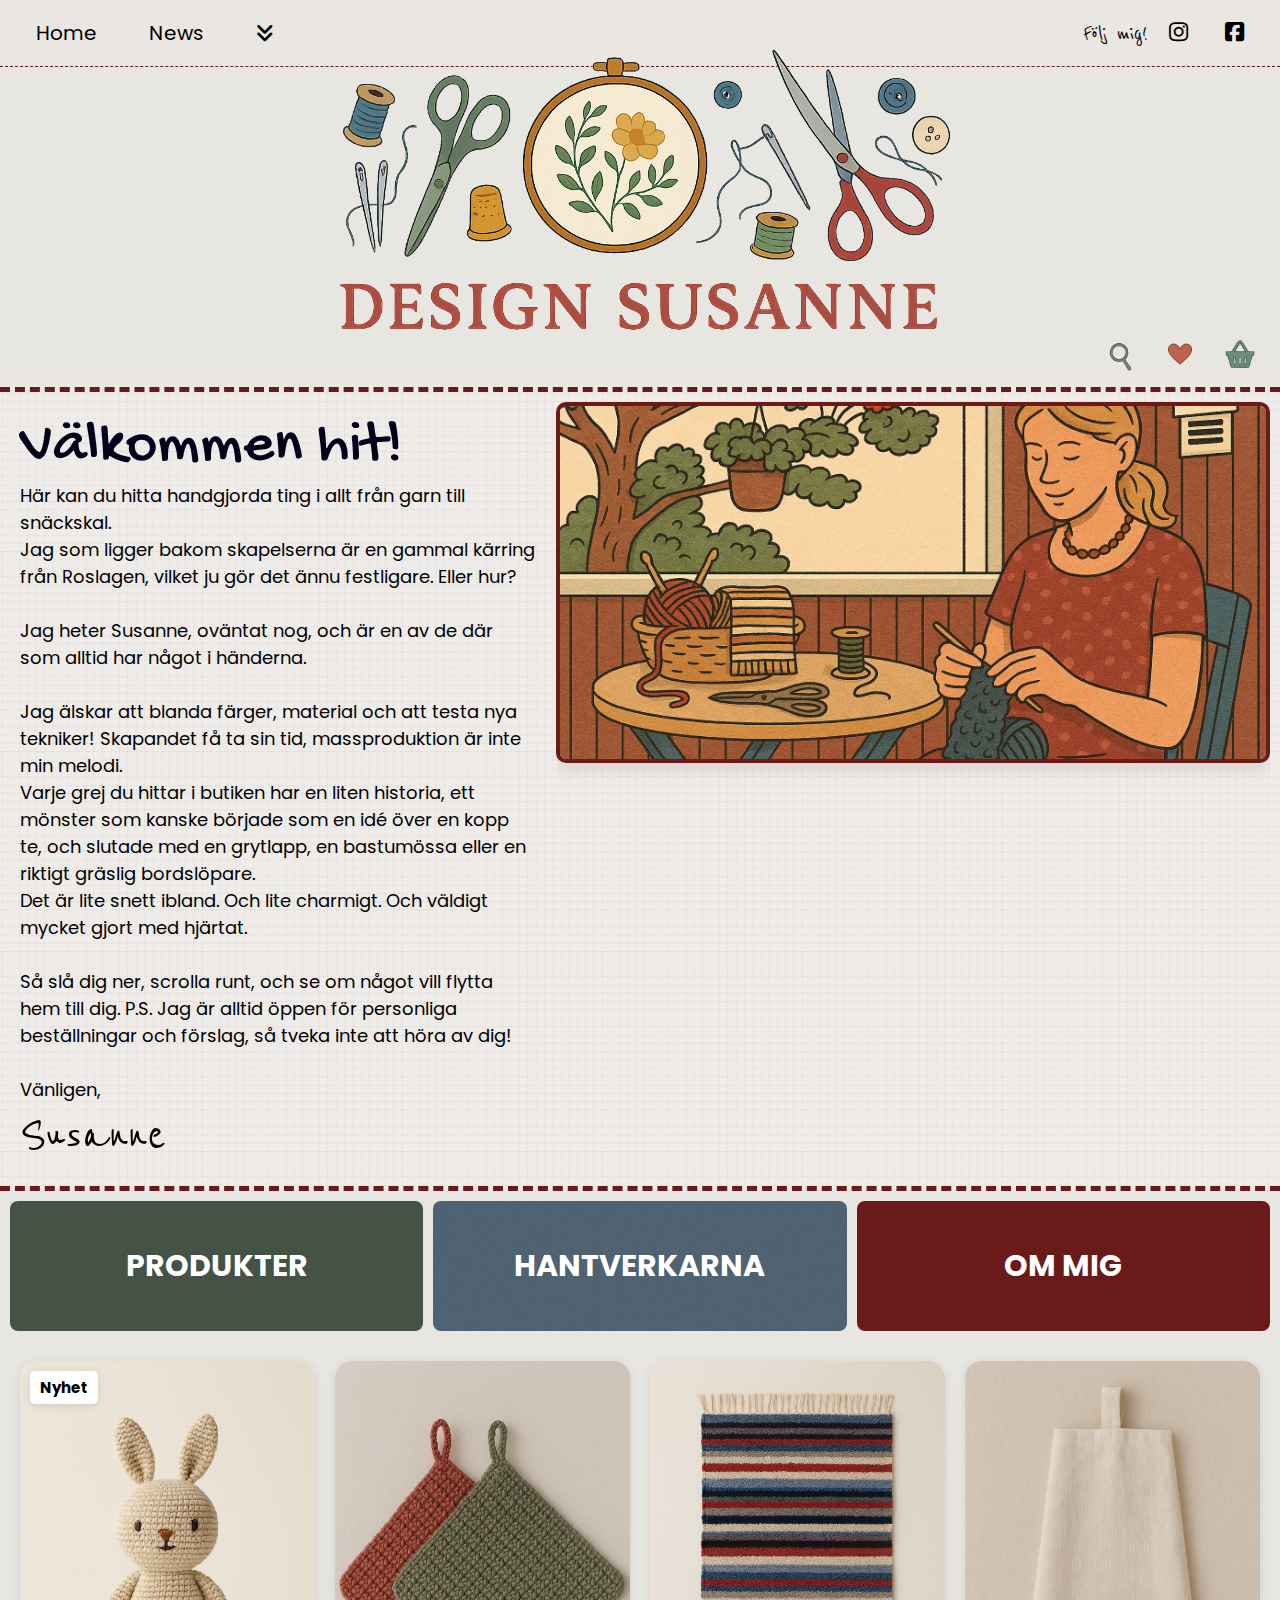
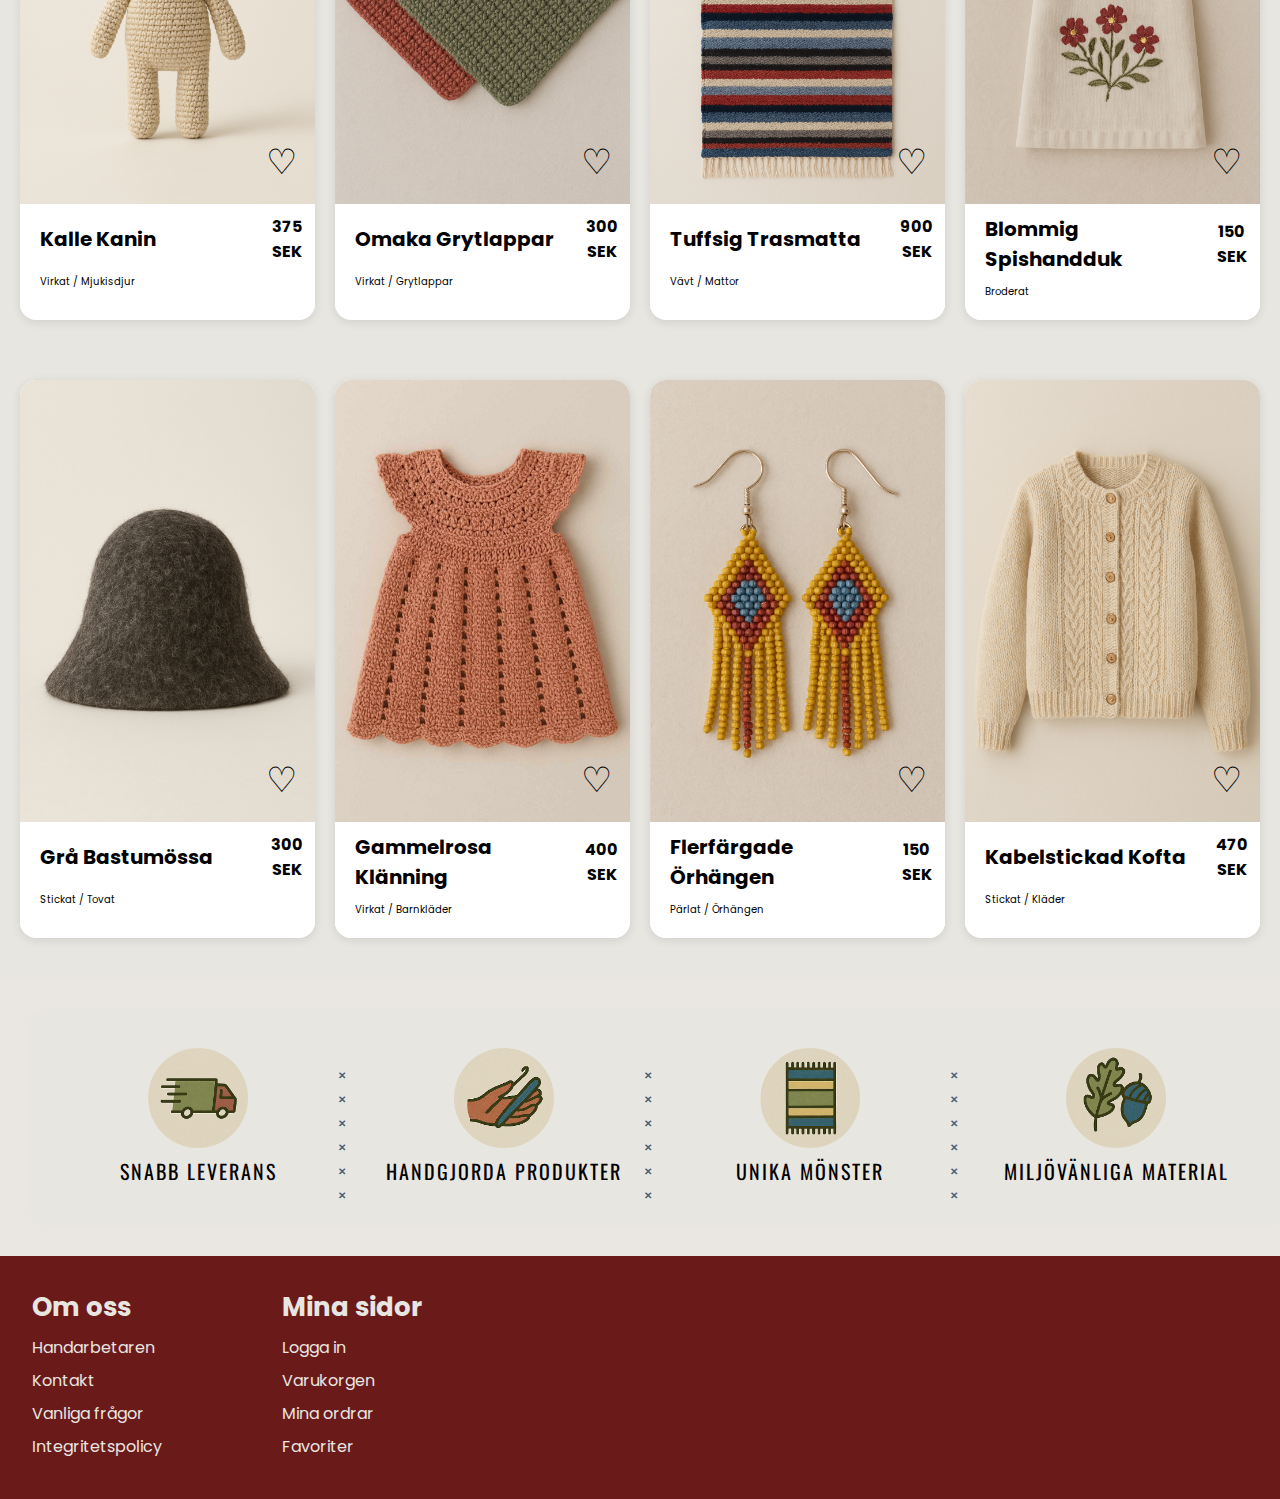
<file: index.html>
<!DOCTYPE html>
<html lang="sv">

<head>
  <meta charset="UTF-8">
  <meta name="viewport" content="width=device-width, initial-scale=1.0">
  <link rel="stylesheet" href="css/style.css">
  <link rel="stylesheet" href="https://cdnjs.cloudflare.com/ajax/libs/font-awesome/6.5.1/css/all.min.css">
  <link href="https://fonts.googleapis.com/css2?family=Poppins:wght@100;400;700&display=swap" rel="stylesheet">
  <link href="https://fonts.googleapis.com/css2?family=Oswald:wght@400;500;700&display=swap" rel="stylesheet">
  <link rel="preconnect" href="https://fonts.googleapis.com">
  <link rel="preconnect" href="https://fonts.gstatic.com" crossorigin>
  <link href="https://fonts.googleapis.com/css2?family=Passions+Conflict&family=Reenie+Beanie&display=swap"
    rel="stylesheet">
  <link rel="preconnect" href="https://fonts.googleapis.com">
  <link rel="preconnect" href="https://fonts.gstatic.com" crossorigin>
  <link href="https://fonts.googleapis.com/css2?family=Gochi+Hand&display=swap" rel="stylesheet">
  <title>Startsida</title>
</head>

<body>

  <!------------------------------------------HUVUD------------------------------------------->

  <!-----------------------NAVBAR / DROPDOWN-MENY-------------------------->
  <div class="navbar">
    <div class="navbar-left">
      <a href="#home">Home</a>
      <a href="#news">News</a>

      <div class="dropdown">
        <button class="dropbtn" id="dropdownBtn">
          <i class="fa-solid fa-angles-down icon-pil"></i>
        </button>
        <div class="dropdown-content" id="dropdownContent">
          <div class="drop-head">
            Kategorier
          </div>
          <div class="row">
            <div class="dropcategory-column">
              <a href="#"><strong>Pärlat</strong></a>
              <a href="#" class="subitem">Halsband</a>
              <a href="#" class="subitem">Armband</a>
              <a href="#" class="subitem">Örhängen</a>
              <a href="#" class="subitem">Hårspännen</a>
              <a href="#" class="subitem">Diadem</a>
            </div>
            <div class="dropcategory-column">
              <a href="#"><strong>Stickat</strong></a>
              <a href="#" class="subitem">Mössor</a>
              <a href="#" class="subitem">Bastumössor</a>
              <a href="#" class="subitem">Pannband</a>
              <a href="#" class="subitem">Vantar</a>
              <a href="#" class="subitem">Kläder</a>
            </div>
            <div class="dropcategory-column">
              <a href="#"><strong>Virkat</strong></a>
              <a href="#" class="subitem">Grytlappar</a>
              <a href="#" class="subitem">Barnkläder</a>
              <a href="#" class="subitem">Mjukisdjur</a>
            </div>
            <div class="dropcategory-column">
              <a href="#"><strong>Vävt</strong></a>
              <a href="#" class="subitem">Mattor</a>
              <a href="#" class="subitem">Löpare</a>
            </div>
          </div>
        </div>
      </div>
    </div>

    <div></div>

    <div class="navbar-right">
      <p>Följ mig!</p>
      <a href="#"><i class="fa-brands fa-instagram"></i></a>
      <a href="#"><i class="fa-brands fa-square-facebook"></i></a>
    </div>
  </div>

  <!-----------------------HEADER----------------------------->
  <header class="header-container">
    <div class="header-picture"></div>

    <!-----------------HEADER-CONTENT---------------------->
    <div class="header-content">
      <div class="head-links">
        <form class="search-box" action="#" method="get" role="search">
          <button id="search-btn" type="button" aria-label="Sök">
            <img src="bilder/search.png" alt="" class="head-icon">
          </button>
          <input type="text" id="search-input" placeholder="Sök..." name="q" aria-label="Sökfält">
          <button id="close-btn" type="button" class="close-icon" aria-label="Stäng sökning">
            <img src="bilder/bakåtpil.png" alt="" class="head-icon">
          </button>
        </form>

        <a href="https://www.google.com/" aria-label="Visa gillade produkter">
          <img src="bilder/heart.png" alt="" class="head-icon">
        </a>

        <a href="https://se.search.yahoo.com/?fr2=p:fprd,mkt:se" aria-label="Visa varukorg">
          <img src="bilder/basket.png" alt="" class="head-icon">
        </a>
      </div>
    </div>
  </header>

  <!--------------------------------------------UNIKT INNEHÅLL---------------------------------------->

  <!-----------------------------INFO------------------------------->
  <main>
    <div class="info-container">
      <div class="info-box">
        <h1>Välkommen hit!</h1>
        <p>
          Här kan du hitta handgjorda ting i allt från garn till snäckskal.
          <br>Jag som ligger bakom skapelserna är en gammal kärring från Roslagen, vilket ju gör det ännu festligare.
          Eller hur?
        </p>
        <div class="extra-text">
          <p><br>Jag heter Susanne, oväntat nog, och är en av de där som alltid har något i händerna.<br>
            <br>Jag älskar att blanda färger, material och att testa nya tekniker! Skapandet få ta sin tid,
            massproduktion är inte min melodi.
            <br>Varje grej du hittar i butiken har en liten historia, ett mönster som kanske började som en idé över en
            kopp te, och slutade med en grytlapp,
            en bastumössa eller en riktigt gräslig bordslöpare.
            <br>Det är lite snett ibland. Och lite charmigt. Och väldigt mycket gjort med hjärtat.<br>
            <br>Så slå dig ner, scrolla runt, och se om något vill flytta hem till dig.
            P.S. Jag är alltid öppen för personliga beställningar och förslag, så tveka inte att höra av dig!<br>
            <br>Vänligen,
          </p>
          <h2>Susanne</h2>
        </div>
        <button class="toggle-btn" onclick="toggleText()">Läs mer</button>
      </div>

      <div class="info-bild">
        <img src="bilder/susanneommig.png" alt="Exempelbild">
      </div>
    </div>


    <!---------------------------"SPOTS"-------------------------------->

    <div class="category-container">
      <div class="category-item">
        <a href="default.asp"><img src="bilder/bakgrund_grön.png" alt="Kategori-Bild 1">
          <div class="overlay-text">Produkter</div>
        </a>
      </div>
      <div class="category-item">
        <a href="default.asp"><img src="bilder/blåbakgrund.png" alt="Kategori-Bild 2">
          <div class="overlay-text">Hantverkarna</div>
        </a>
      </div>
      <div class="category-item">
        <a href="default.asp"><img src="bilder/bakgrund_röd.png" alt="Kategori-Bild 3">
          <div class="overlay-text">Om mig</div>
        </a>
      </div>
    </div>

    <!---------------------------PRODUKTER---------------------------->

    <!--------------PRODUKT-GRID NR 1---------------->
    <div class="product-grid">
      <div class="product-card">
        <div class="product-image">
          <div class="overlaytext-product">Nyhet</div>
          <a href="product-details.html">
            <img src="bilder/virkadkanin.png" alt="Produkt-Bild 1"></a>
          <div class="product-heart"><span class="heart" onclick="toggleHeart(this)">♡</span></div>
        </div>
        <div class="product-row">
          <div class="product-name">Kalle Kanin</div>
          <div class="product-price">375 SEK</div>
        </div>
        <div class="product-category">Virkat / Mjukisdjur</div>
      </div>

      <div class="product-card">
        <div class="product-image">
          <a href="product-details.html">
            <img src="bilder/grytlappar.png" alt="Produkt-Bild 1"></a>
          <div class="product-heart"><span class="heart" onclick="toggleHeart(this)">♡</span></div>
        </div>
        <div class="product-row">
          <div class="product-name">Omaka Grytlappar</div>
          <div class="product-price">300 SEK</div>
        </div>
        <div class="product-category">Virkat / Grytlappar</div>
      </div>

      <div class="product-card">
        <div class="product-image">
          <a href="product-details.html">
            <img src="bilder/trasmatta.png" alt="Produkt-Bild 1"></a>
          <div class="product-heart"><span class="heart" onclick="toggleHeart(this)">♡</span></div>
        </div>
        <div class="product-row">
          <div class="product-name">Tuffsig Trasmatta</div>
          <div class="product-price">900 SEK</div>
        </div>
        <div class="product-category">Vävt / Mattor</div>
      </div>

      <div class="product-card">
        <div class="product-image">
          <a href="product-details.html">
            <img src="bilder/spishandduk.png" alt="Produkt-Bild 1"></a>
          <div class="product-heart"><span class="heart" onclick="toggleHeart(this)">♡</span></div>
        </div>
        <div class="product-row">
          <div class="product-name">Blommig Spishandduk</div>
          <div class="product-price">150 SEK</div>
        </div>
        <div class="product-category">Broderat</div>
      </div>
    </div>

    <!--------------PRODUKT-GRID NR 2---------------->

    <div class="product-grid-2">
      <div class="product-card-2">
        <div class="product-image-2">
          <a href="product-details.html">
            <img src="bilder/tovadhatt.png" alt="Produkt-Bild 1"></a>
          <div class="product-heart-2"><span class="heart" onclick="toggleHeart(this)">♡</span></div>
        </div>
        <div class="product-row-2">
          <div class="product-name-2">Grå Bastumössa</div>
          <div class="product-price-2">300 SEK</div>
        </div>
        <div class="product-category-2">Stickat / Tovat</div>
      </div>

      <div class="product-card-2">
        <div class="product-image-2">
          <a href="product-details.html">
            <img src="bilder/virkadklänning.jpg" alt="Produkt-Bild 1"></a>
          <div class="product-heart-2"><span class="heart" onclick="toggleHeart(this)">♡</span></div>
        </div>
        <div class="product-row-2">
          <div class="product-name-2">Gammelrosa Klänning</div>
          <div class="product-price-2">400 SEK</div>
        </div>
        <div class="product-category-2">Virkat / Barnkläder</div>
      </div>

      <div class="product-card-2">
        <div class="product-image-2">
          <a href="product-details.html">
            <img src="bilder/örhängen.png" alt="Produkt-Bild 1"></a>
          <div class="product-heart-2"><span class="heart" onclick="toggleHeart(this)">♡</span></div>
        </div>
        <div class="product-row-2">
          <div class="product-name-2">Flerfärgade Örhängen</div>
          <div class="product-price-2">150 SEK</div>
        </div>
        <div class="product-category-2">Pärlat / Örhängen</div>
      </div>

      <div class="product-card-2">
        <div class="product-image-2">
          <a href="product-details.html">
            <img src="bilder/stickadkofta.png" alt="Produkt-Bild 1"></a>
          <div class="product-heart-2"><span class="heart" onclick="toggleHeart(this)">♡</span></div>
        </div>
        <div class="product-row-2">
          <div class="product-name-2">Kabelstickad Kofta</div>
          <div class="product-price-2">470 SEK</div>
        </div>
        <div class="product-category-2">Stickat / Kläder</div>
      </div>
    </div>
  </main>
  <!--------------------------------------------------ICKE UNIKT INNEHÅLL-------------------------------------->

  <!------------------------IKONER---------------------------->

  <div class="icon-container">
    <a href="https://example.com/lank1" class="icon-link">
      <div class="icon-inner">
        <img src="bilder/snabbleverans.png" alt="Snabb leverans" class="icon-image">
        <span class="icon-text">Snabb leverans</span>
      </div>
    </a>
    <a href="https://example.com/lank2" class="icon-link">
      <div class="icon-inner">
        <img src="bilder/handmade.png" alt="Handgjorda produkter" class="icon-image">
        <span class="icon-text">Handgjorda produkter</span>
      </div>
    </a>
    <a href="https://example.com/lank3" class="icon-link">
      <div class="icon-inner">
        <img src="bilder/unikamonster.png" alt="Unika mönster" class="icon-image">
        <span class="icon-text">Unika mönster</span>
      </div>
    </a>
    <a href="https://example.com/lank4" class="icon-link">
      <div class="icon-inner">
        <img src="bilder/naturligamaterial.png" alt="Miljövänliga material" class="icon-image">
        <span class="icon-text">Miljövänliga material</span>
      </div>
    </a>
  </div>

  <!-------------------------------------------------------FOOTER------------------------------------------------------------>
  <footer class="footer-container">

    <!------------------------FOOTER-MENY - STOR SKÄRM---------------------------->
    <div class="footer-menu">
      <div class="footer-menu-section">
        <div class="footer-menu-header">Om oss</div>
        <ul class="footer-menu-column">
          <li><a href="#">Handarbetaren</a></li>
          <li><a href="#">Kontakt</a></li>
          <li><a href="#">Vanliga frågor</a></li>
          <li><a href="#">Integritetspolicy</a></li>
        </ul>
      </div>
      <div class="footer-menu-section">
        <div class="footer-menu-header">Mina sidor</div>
        <ul class="footer-menu-column">
          <li><a href="#">Logga in</a></li>
          <li><a href="#">Varukorgen</a></li>
          <li><a href="#">Mina ordrar</a></li>
          <li><a href="#">Favoriter</a></li>
        </ul>
      </div>
    </div>

    <!------------------------FOOTER-ACCORDION(MENY) - LITEN SKÄRM------------------>

    <div class="footer-accordion">
      <div class="footer-accordion-section">
        <div class="footer-accordion-header">Om oss
          <i class="fa-solid fa-chevron-down accordion-icon"></i>
        </div>
        <ul class="footer-accordion-column">
          <li><a href="#">Vår historia</a></li>
          <li><a href="#">Kontakt</a></li>
          <li><a href="#">Vanliga frågor</a></li>
          <li><a href="#">Integritetspolicy</a></li>
        </ul>
      </div>
      <div class="footer-accordion-section">
        <div class="footer-accordion-header">Mina sidor
          <i class="fa-solid fa-chevron-down accordion-icon"></i>
        </div>
        <ul class="footer-accordion-column">
          <li><a href="#">Logga in</a></li>
          <li><a href="#">Varukorgen</a></li>
          <li><a href="#">Mina ordrar</a></li>
          <li><a href="#">Favoriter</a></li>
        </ul>
      </div>
    </div>
  </footer>

  <!----------------------------------------JAVASCRIPT - FÖRSTA SIDAN (UNIK)-------------------------------------------->

  <!------------------------HJÄRTAN PÅ PRODUKTER---------------------------->

  <script>
    document.querySelectorAll(".product-heart, .product-heart-2").forEach(heart => {
      heart.addEventListener("click", function () {
        if (this.classList.contains("filled")) {
          this.classList.remove("filled");
          this.innerHTML = "♡";
        } else {
          this.classList.add("filled");
          this.innerHTML = "❤";
        }
      });
    });
  </script>

  <!---------------------HIDE EXTRA TEXT - INFO-BOX---------------------->
  <script>
    function toggleText() {
      const text = document.querySelector('.extra-text');
      const btn = document.querySelector('.toggle-btn');
      text.classList.toggle('show');
      btn.textContent = text.classList.contains('show') ? 'Visa mindre' : 'Läs mer';
    }
  </script>

  <!------------------------------------JAVASCRIPT ALLA SIDOR------------------------------------>
  <!----------------------SÖKFUNKTIONEN---------------------------->
  <script>
    const searchButton = document.getElementById('search-btn');
    const searchBox = document.querySelector('.search-box');
    const searchInput = document.getElementById('search-input');
    const closeButton = document.getElementById('close-btn');

    searchButton.addEventListener('click', function () {
      searchBox.classList.toggle('active');

      if (searchBox.classList.contains('active')) {
        searchInput.focus();
      }
    });

    closeButton.addEventListener('click', function () {
      searchBox.classList.remove('active');
      searchInput.value = "";
    });
  </script>

  <!--------------------ACCORDION---------------------------->
  <script>
    document.addEventListener("DOMContentLoaded", function () {
      const headers = document.querySelectorAll(".footer-accordion-header");

      headers.forEach(header => {
        header.addEventListener("click", () => {
          const panel = header.nextElementSibling;

          if (panel.classList.contains("open")) {
            panel.style.maxHeight = null;
            panel.classList.remove("open");
            header.classList.remove("open");
          } else {
            document.querySelectorAll(".footer-accordion-column.open").forEach(openPanel => {
              openPanel.style.maxHeight = null;
              openPanel.classList.remove("open");
              openPanel.previousElementSibling.classList.remove("open");
            });
            panel.classList.add("open");
            header.classList.add("open");
            panel.style.maxHeight = panel.scrollHeight + "px";
          }
        });
      });
    });
  </script>

  <!---------------------DROPDOWN---------------------------->
  <script>
    const dropdownBtn = document.getElementById('dropdownBtn');
    const dropdown = dropdownBtn.closest('.dropdown');

    dropdownBtn.addEventListener('click', function (event) {
      event.stopPropagation();
      dropdown.classList.toggle('active');
    });

    document.addEventListener('click', function (event) {
      if (!dropdown.contains(event.target)) {
        dropdown.classList.remove('active');
      }
    });
  </script>

</body>

</html>
</file>
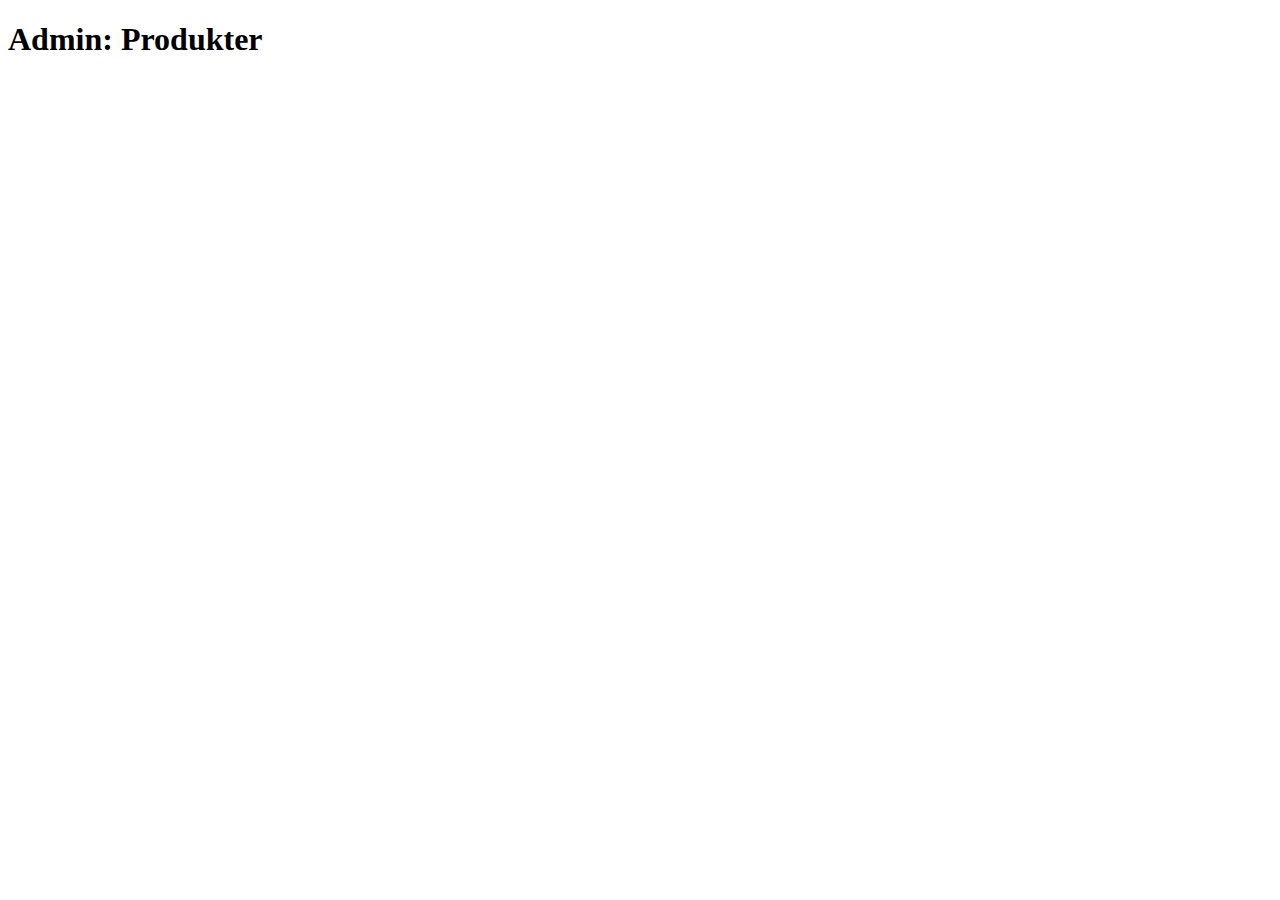
<file: admin-lista.html>
<!DOCTYPE html>
<html lang="sv">
<head>
    <meta charset="UTF-8">
    <meta name="viewport" content="width=device-width, initial-scale=1.0">
    <title>Admin: Produktlista</title>
</head>
<body>
    <h1>Admin: Produkter</h1>
</body>
</html>
</file>
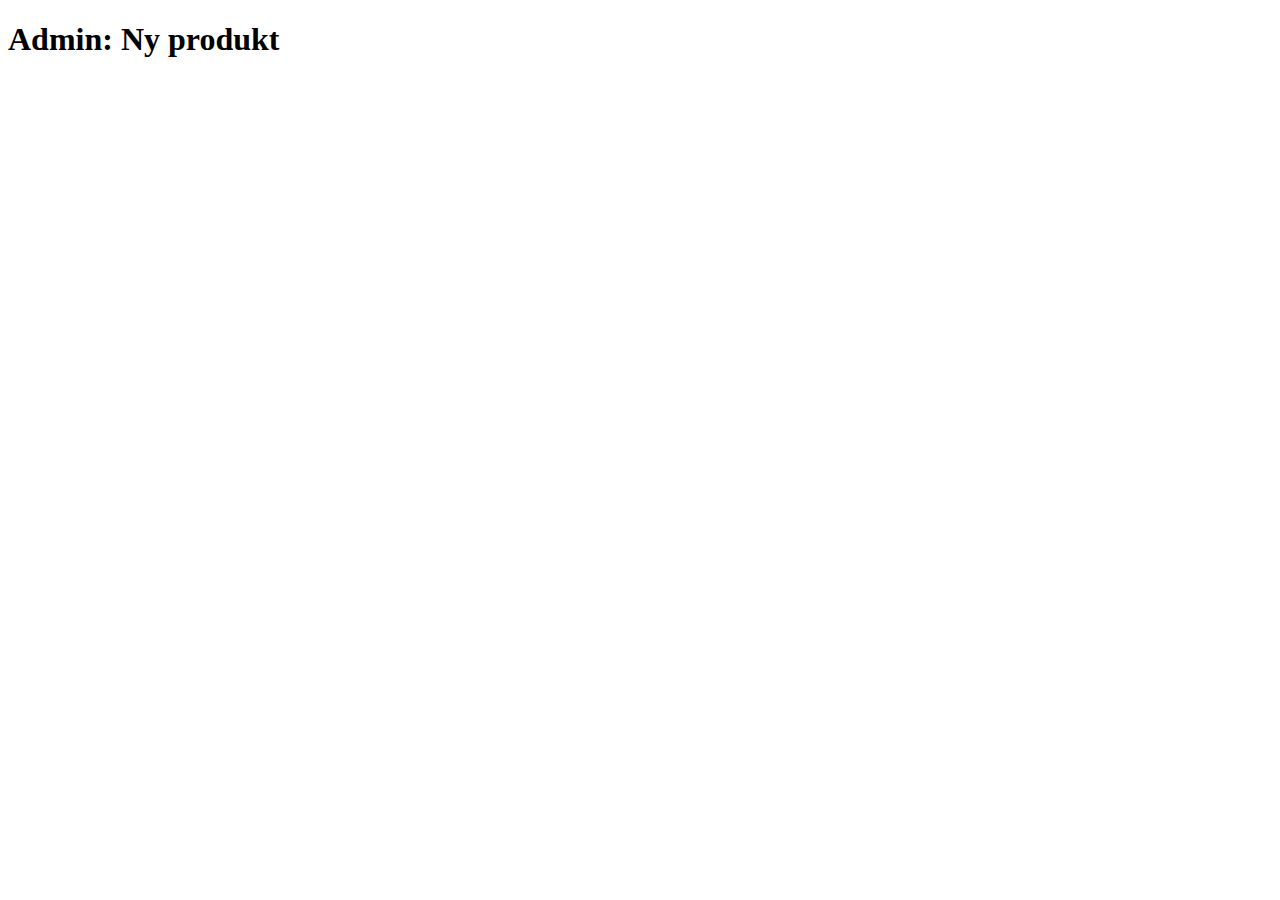
<file: admin-ny-produkt.html>
<!DOCTYPE html>
<html lang="sv">
<head>
    <meta charset="UTF-8">
    <meta name="viewport" content="width=device-width, initial-scale=1.0">
    <title>Admin: Ny produkt</title>
</head>
<body>
    <h1>Admin: Ny produkt</h1>
</body>
</html>
</file>
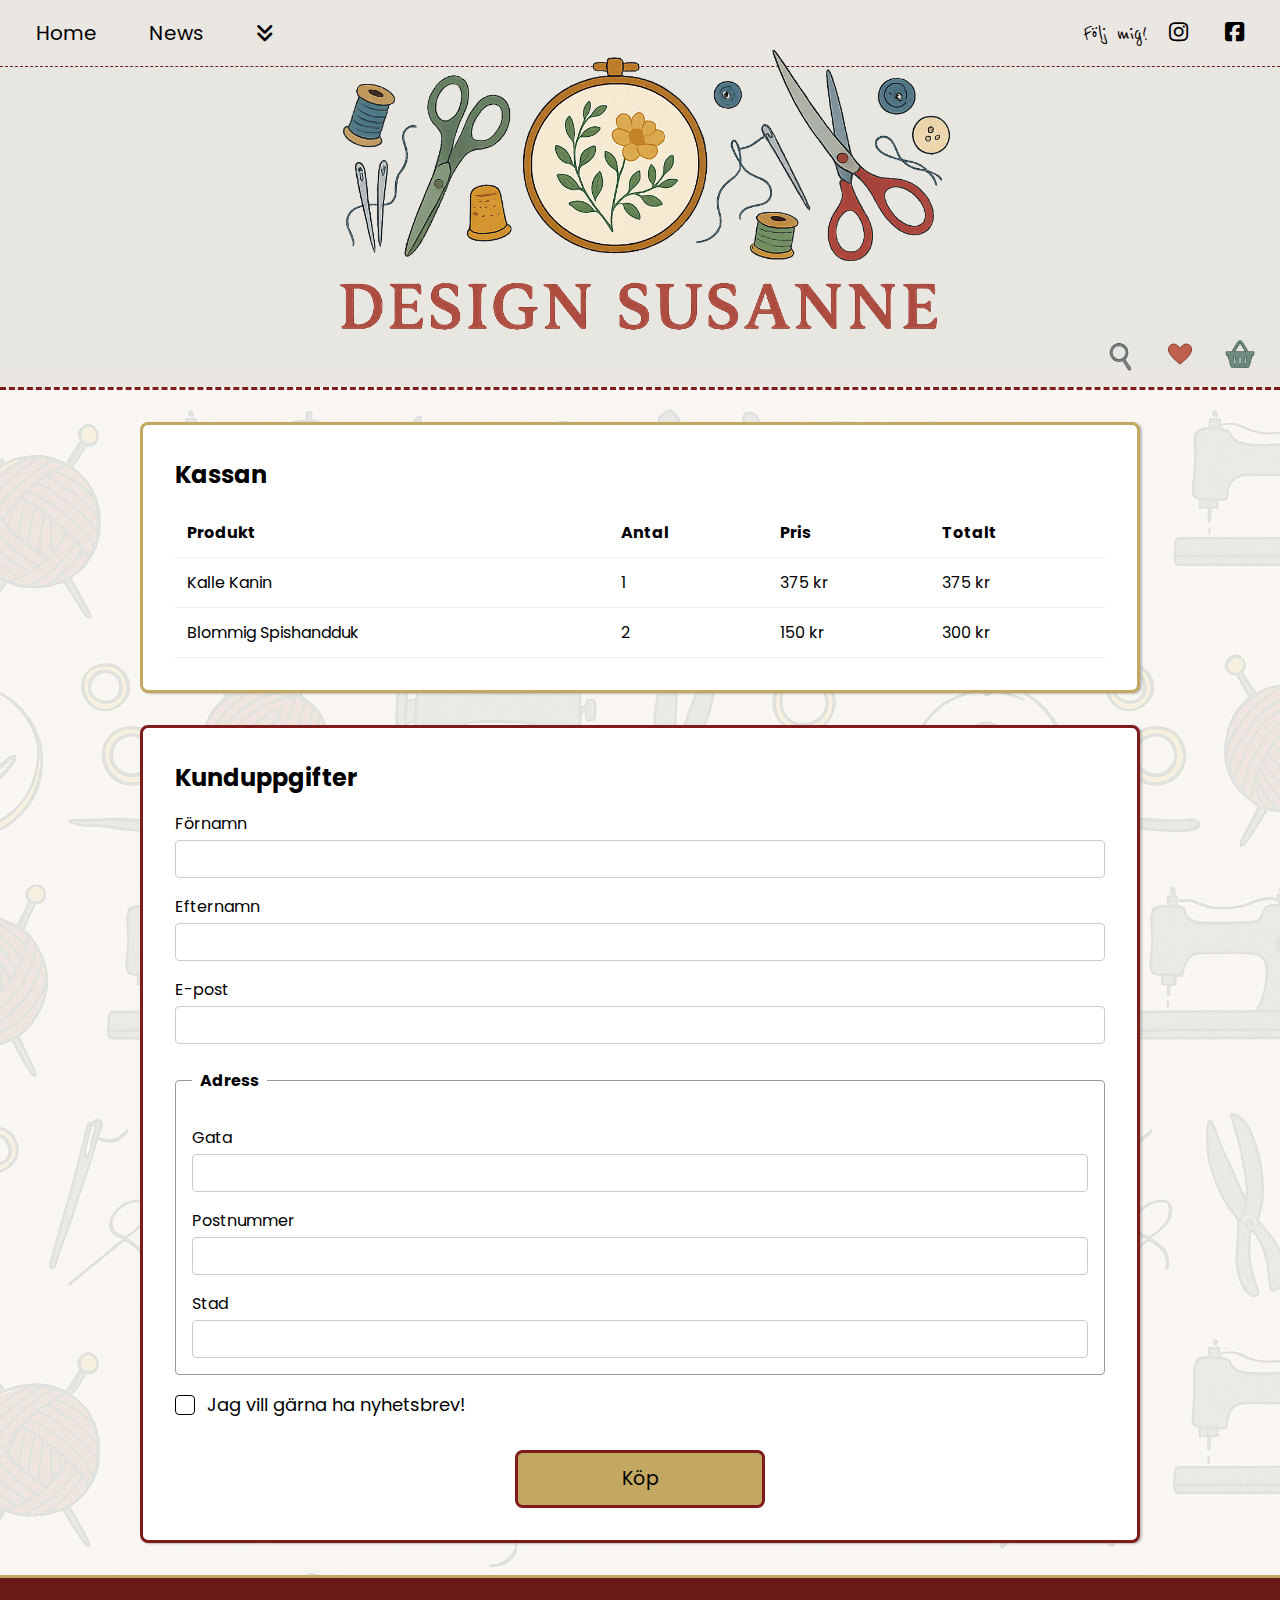
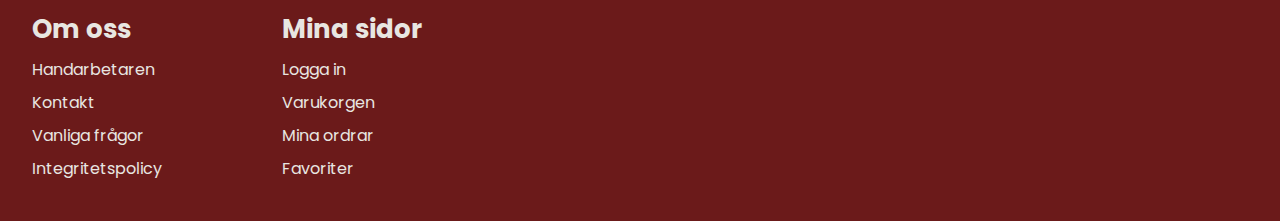
<file: checkout.html>
<!DOCTYPE html>
<html lang="sv">

<head>
  <meta charset="UTF-8">
  <meta name="viewport" content="width=device-width, initial-scale=1.0">
  <title>Kassan</title>
  <link rel="stylesheet" href="css/style.css">
  <link rel="stylesheet" href="css/checkout.css">
  <link rel="stylesheet" href="https://cdnjs.cloudflare.com/ajax/libs/font-awesome/6.5.1/css/all.min.css">
  <link href="https://fonts.googleapis.com/css2?family=Poppins:wght@100;400;700&display=swap" rel="stylesheet">
  <link href="https://fonts.googleapis.com/css2?family=Oswald:wght@400;500;700&display=swap" rel="stylesheet">
  <link rel="preconnect" href="https://fonts.googleapis.com">
  <link rel="preconnect" href="https://fonts.gstatic.com" crossorigin>
  <link href="https://fonts.googleapis.com/css2?family=Passions+Conflict&family=Reenie+Beanie&display=swap"
    rel="stylesheet">
  <link rel="preconnect" href="https://fonts.googleapis.com">
  <link rel="preconnect" href="https://fonts.gstatic.com" crossorigin>
  <link href="https://fonts.googleapis.com/css2?family=Gochi+Hand&display=swap" rel="stylesheet">
</head>

<body>

  <!------------------------HUVUD---------------------------------------------------->

  <!---------------NAVBAR / DROPDOWN-MENY--------------------------->
  <div class="navbar">
    <div class="navbar-left">
      <a href="#home">Home</a>
      <a href="#news">News</a>

      <div class="dropdown">
        <button class="dropbtn" id="dropdownBtn">
          <i class="fa-solid fa-angles-down icon-pil"></i>
        </button>
        <div class="dropdown-content" id="dropdownContent">
          <div class="drop-head">
            Kategorier
          </div>
          <div class="row">
            <div class="dropcategory-column">
              <a href="#"><strong>Pärlat</strong></a>
              <a href="#" class="subitem">Halsband</a>
              <a href="#" class="subitem">Armband</a>
              <a href="#" class="subitem">Örhängen</a>
              <a href="#" class="subitem">Hårspännen</a>
              <a href="#" class="subitem">Diadem</a>
            </div>
            <div class="dropcategory-column">
              <a href="#"><strong>Stickat</strong></a>
              <a href="#" class="subitem">Mössor</a>
              <a href="#" class="subitem">Bastumössor</a>
              <a href="#" class="subitem">Pannband</a>
              <a href="#" class="subitem">Vantar</a>
              <a href="#" class="subitem">Kläder</a>
            </div>
            <div class="dropcategory-column">
              <a href="#"><strong>Virkat</strong></a>
              <a href="#" class="subitem">Grytlappar</a>
              <a href="#" class="subitem">Barnkläder</a>
              <a href="#" class="subitem">Mjukisdjur</a>
            </div>
            <div class="dropcategory-column">
              <a href="#"><strong>Vävt</strong></a>
              <a href="#" class="subitem">Mattor</a>
              <a href="#" class="subitem">Löpare</a>
            </div>
          </div>
        </div>
      </div>
    </div>

    <div></div>

    <div class="navbar-right">
      <p>Följ mig!</p>
      <a href="#"><i class="fa-brands fa-instagram"></i></a>
      <a href="#"><i class="fa-brands fa-square-facebook"></i></a>
    </div>
  </div>

  <!--------------------------HEADER----------------------------------->
  <header class="header-container">
    <div class="header-picture"></div>

    <!--------------------------HEADER-CONTENT---------------------------->
    <div class="header-content">
      <div class="head-links">

        <div class="search-box">
          <button id="search-btn">
            <img src="bilder/search.png" alt="Sök" class="head-icon">
          </button>
          <input type="text" id="search-input" placeholder="Sök...">
          <button id="close-btn" class="close-icon">
            <img src="bilder/bakåtpil.png" alt="Stäng" class="head-icon">
          </button>
        </div>
        <a href="https://www.google.com/">
          <img src="bilder/heart.png" alt="Gillat" class="head-icon">
        </a>
        <a href="https://se.search.yahoo.com/?fr2=p:fprd,mkt:se">
          <img src="bilder/basket.png" alt="Varukorg" class="head-icon">
        </a>
      </div>
    </div>
  </header>

  <!-----------------------------------------UNIKT INNEHÅLL---------------------------------------->

  <!---------------------------INFO------------------------------->
  <main>
    <div class="wrapper">
      <div class="receipt-container">
        <div class="receipt-summary">
          <h2>Kassan</h2>
          <table class="receipt-table">
            <thead>
              <tr>
                <th class="hide-mobile">Produkt</th>
                <th class="hide-mobile">Antal</th>
                <th class="hide-mobile">Pris</th>
                <th class="hide-mobile">Totalt</th>
              </tr>
            </thead>
            <tbody>
              <tr>
                <td>
                  <span class="mobile-quantity">1x </span>Kalle Kanin
                </td>
                <td class="hide-mobile">1</td>
                <td class="hide-mobile">375 kr</td>
                <td>375 kr</td>
              </tr>
              <tr>
                <td>
                  <span class="mobile-quantity">2x </span>Blommig Spishandduk
                </td>
                <td class="hide-mobile">2</td>
                <td class="hide-mobile">150 kr</td>
                <td>300 kr</td>
              </tr>
            </tbody>
          </table>

        </div>

        <div class="checkout-container">
          <h2>Kunduppgifter</h2>
          <label>Förnamn</label>
          <input type="text">
          <label>Efternamn</label>
          <input type="text">
          <label>E-post</label>
          <input type="email">
          <fieldset class="address">
            <legend>Adress</legend>

            <label for="street">Gata</label>
            <input type="text" id="street">

            <label for="zip">Postnummer</label>
            <input type="text" id="zip">

            <label for="city">Stad</label>
            <input type="text" id="city">
          </fieldset>


          <div class="checkbox-wrapper">
            <label class="custom-checkbox">
              <input type="checkbox" id="nyhetsbrev">
              <span class="checkbox"></span>
              <span class="label-text">Jag vill gärna ha nyhetsbrev!</span>
            </label>
          </div>


          <div class="buy-button">
            <button class="buy-it" onclick="toggleCart(this)">Köp</button>
          </div>
        </div>
      </div>
    </div>
  </main>
  <!-----------------------------------------------------FOOTER------------------------------------------------------------>
  <footer class="footer-container">

    <!----------------------FOOTER-MENY - STOR SKÄRM---------------------------->
    <div class="footer-menu">
      <div class="footer-menu-section">
        <div class="footer-menu-header">Om oss</div>
        <ul class="footer-menu-column">
          <li><a href="#">Handarbetaren</a></li>
          <li><a href="#">Kontakt</a></li>
          <li><a href="#">Vanliga frågor</a></li>
          <li><a href="#">Integritetspolicy</a></li>
        </ul>
      </div>
      <div class="footer-menu-section">
        <div class="footer-menu-header">Mina sidor</div>
        <ul class="footer-menu-column">
          <li><a href="#">Logga in</a></li>
          <li><a href="#">Varukorgen</a></li>
          <li><a href="#">Mina ordrar</a></li>
          <li><a href="#">Favoriter</a></li>
        </ul>
      </div>
    </div>

    <!----------------------FOOTER-ACCORDION(MENY) - LITEN SKÄRM------------------>

    <div class="footer-accordion">
      <div class="footer-accordion-section">
        <div class="footer-accordion-header">Om oss
          <i class="fa-solid fa-chevron-down accordion-icon"></i>
        </div>
        <ul class="footer-accordion-column">
          <li><a href="#">Vår historia</a></li>
          <li><a href="#">Kontakt</a></li>
          <li><a href="#">Vanliga frågor</a></li>
          <li><a href="#">Integritetspolicy</a></li>
        </ul>
      </div>
      <div class="footer-accordion-section">
        <div class="footer-accordion-header">Mina sidor
          <i class="fa-solid fa-chevron-down accordion-icon"></i>
        </div>
        <ul class="footer-accordion-column">
          <li><a href="#">Logga in</a></li>
          <li><a href="#">Varukorgen</a></li>
          <li><a href="#">Mina ordrar</a></li>
          <li><a href="#">Favoriter</a></li>
        </ul>
      </div>
    </div>
  </footer>
  <!----------------------------------------------JAVASCRIPT - CHECKOUT (UNIK)---------------------------------------------------->

  <!----------------------KÖPKNAPP---------------------------->
  <script>
    function toggleCart(button) {
      button.classList.toggle('active');
    }
  </script>





  <!-------------------------------------------------JAVASCRIPT ALLA SIDOR---------------------------------------------------->
  <!----------------------SÖKFUNKTIONEN------------------------------->
  <script>
    // Sökfunktion
    const searchButton = document.getElementById('search-btn');
    const searchBox = document.querySelector('.search-box');
    const searchInput = document.getElementById('search-input');
    const closeButton = document.getElementById('close-btn');

    searchButton.addEventListener('click', function () {
      searchBox.classList.toggle('active');

      if (searchBox.classList.contains('active')) {
        searchInput.focus();
      }
    });

    closeButton.addEventListener('click', function () {
      searchBox.classList.remove('active');
      searchInput.value = "";
    });
  </script>

  <!------------------------ACCORDION---------------------------->
  <script>
    document.addEventListener("DOMContentLoaded", function () {
      const headers = document.querySelectorAll(".footer-accordion-header");

      headers.forEach(header => {
        header.addEventListener("click", () => {
          const panel = header.nextElementSibling;

          if (panel.classList.contains("open")) {
            panel.style.maxHeight = null;
            panel.classList.remove("open");
            header.classList.remove("open");
          } else {
            document.querySelectorAll(".footer-accordion-column.open").forEach(openPanel => {
              openPanel.style.maxHeight = null;
              openPanel.classList.remove("open");
              openPanel.previousElementSibling.classList.remove("open");
            });
            panel.classList.add("open");
            header.classList.add("open");
            panel.style.maxHeight = panel.scrollHeight + "px";
          }
        });
      });
    });
  </script>
  <!------------------------DROPDOWN---------------------------->
  <script>
    const dropdownBtn = document.getElementById('dropdownBtn');
    const dropdown = dropdownBtn.closest('.dropdown');

    dropdownBtn.addEventListener('click', function (event) {
      event.stopPropagation();
      dropdown.classList.toggle('active');
    });

    document.addEventListener('click', function (event) {
      if (!dropdown.contains(event.target)) {
        dropdown.classList.remove('active');
      }
    });
  </script>
</body>

</html>
</file>
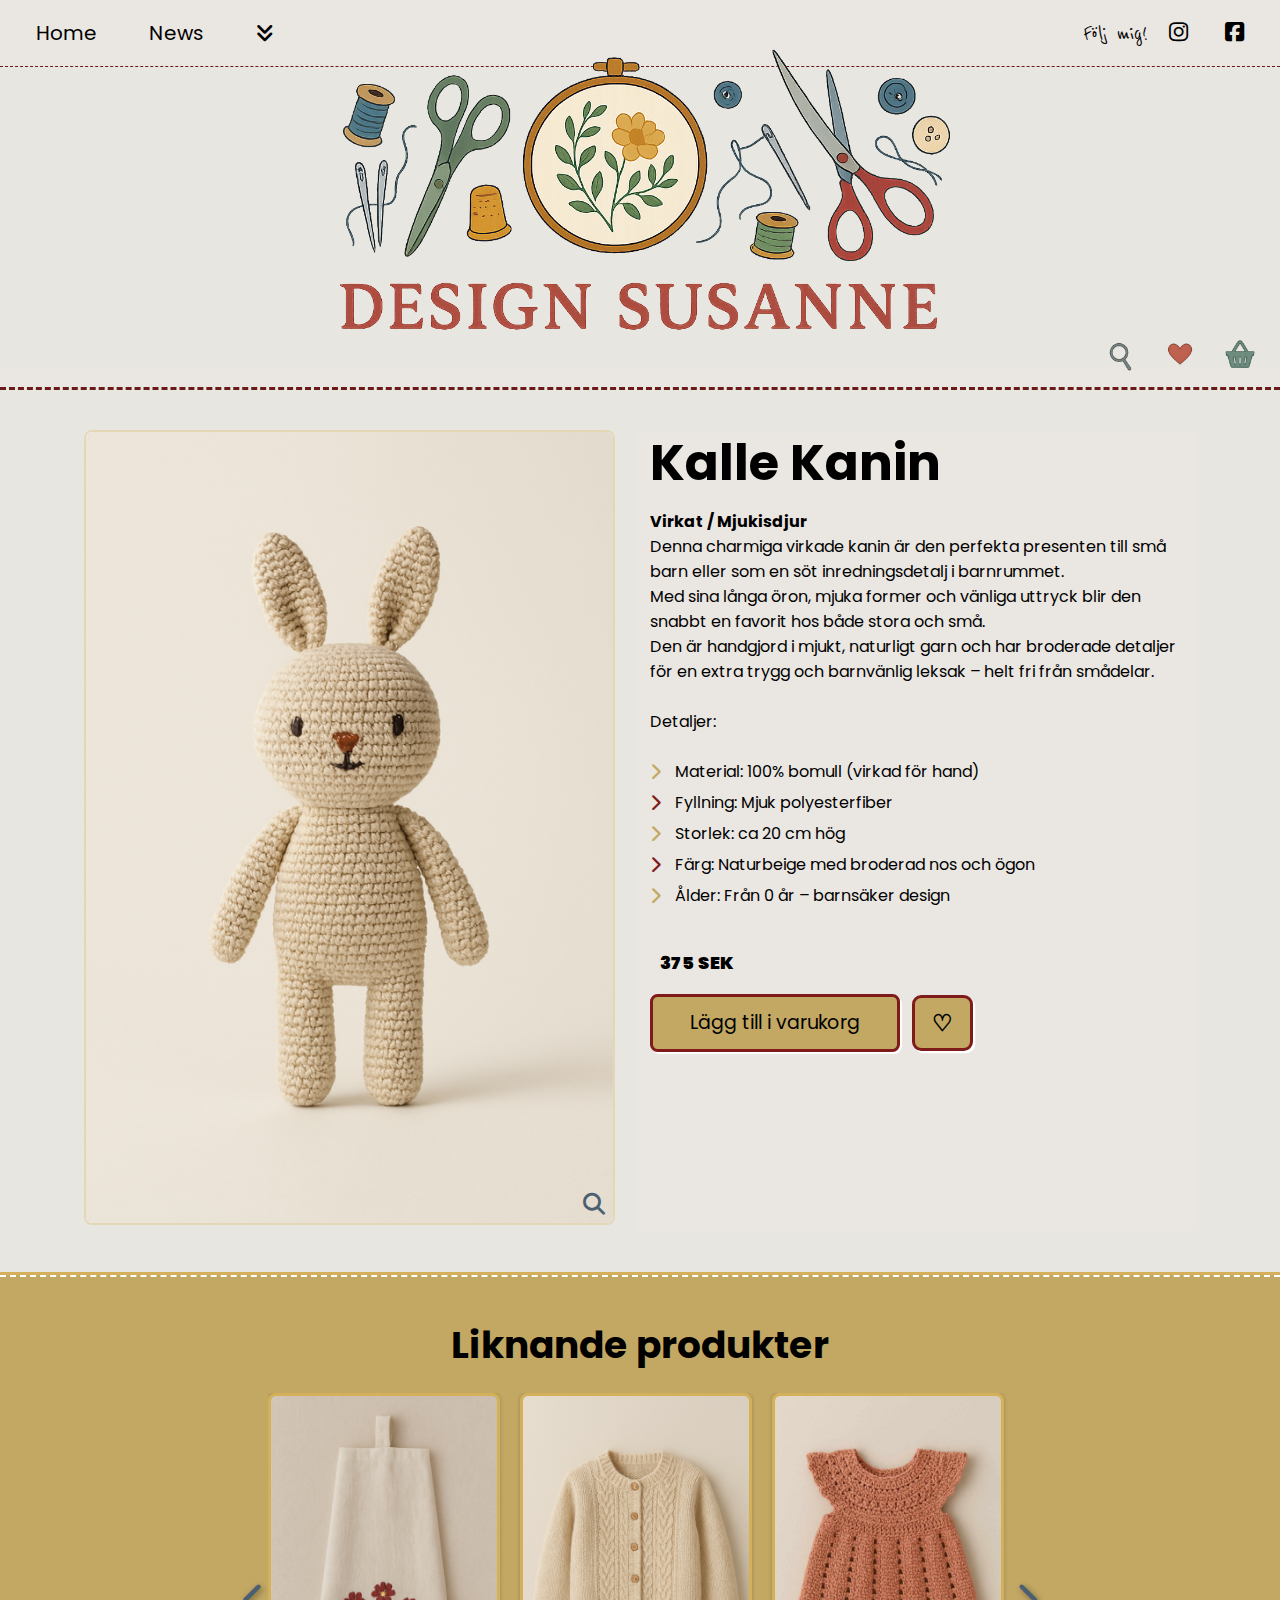
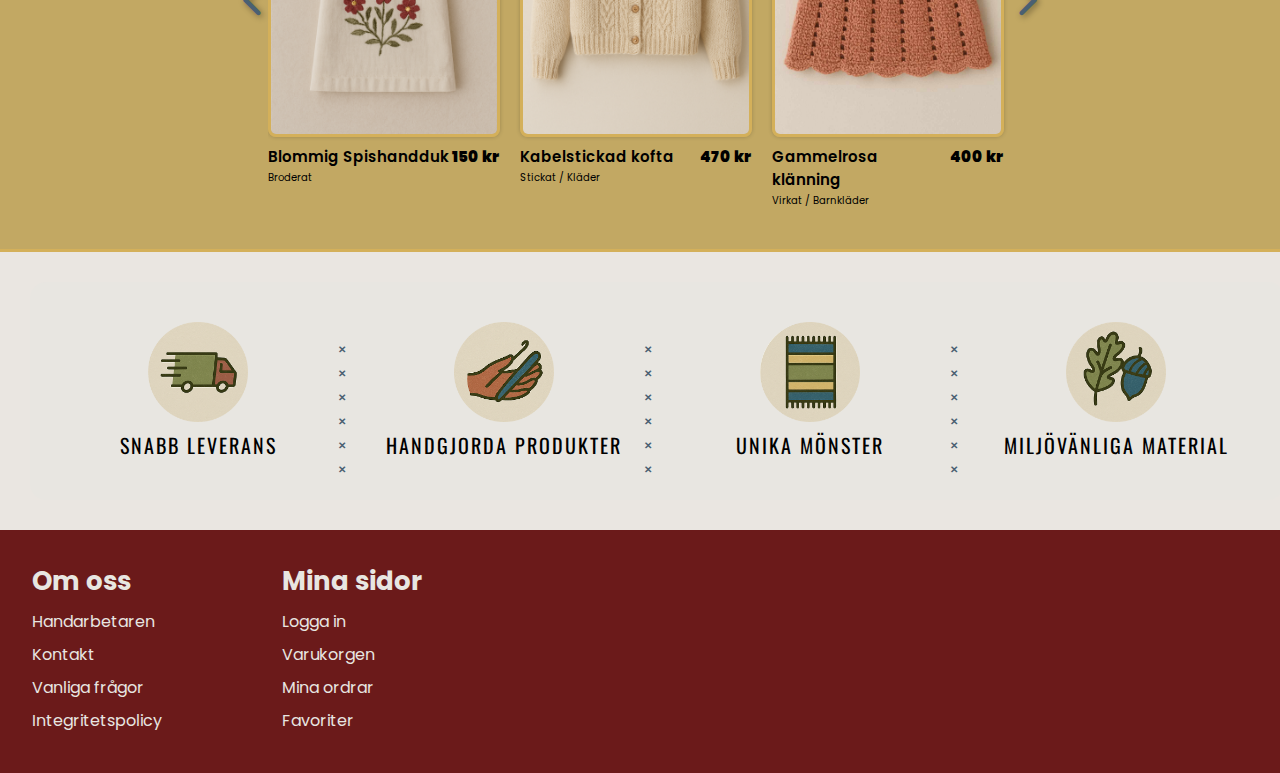
<file: product-details.html>
<!DOCTYPE html>
<html lang="sv">

<head>
  <meta charset="UTF-8">
  <meta name="viewport" content="width=device-width, initial-scale=1.0">
  <title>Produkt</title>
  <link rel="stylesheet" href="css/style.css">
  <link rel="stylesheet" href="css/products.css">
  <link rel="stylesheet" href="https://cdnjs.cloudflare.com/ajax/libs/font-awesome/6.5.0/css/all.min.css">
  <link rel="stylesheet" href="https://cdnjs.cloudflare.com/ajax/libs/font-awesome/6.5.1/css/all.min.css">
  <link href="https://fonts.googleapis.com/css2?family=Poppins:wght@100;400;700&display=swap" rel="stylesheet">
  <link href="https://fonts.googleapis.com/css2?family=Oswald:wght@400;500;700&display=swap" rel="stylesheet">
  <link rel="preconnect" href="https://fonts.googleapis.com">
  <link rel="preconnect" href="https://fonts.gstatic.com" crossorigin>
  <link href="https://fonts.googleapis.com/css2?family=Passions+Conflict&family=Reenie+Beanie&display=swap"
    rel="stylesheet">
  <link rel="preconnect" href="https://fonts.googleapis.com">
  <link rel="preconnect" href="https://fonts.gstatic.com" crossorigin>
  <link href="https://fonts.googleapis.com/css2?family=Gochi+Hand&display=swap" rel="stylesheet">

</head>

<body>
  <!------------------------------------------------------HUVUD---------------------------------------------------->

  <!-----------------------------NAVBAR / DROPDOWN-MENY------------------------------->
  <div class="navbar">

    <div class="navbar-left">
      <a href="#home">Home</a>
      <a href="#news">News</a>

      <div class="dropdown">
        <button class="dropbtn" id="dropdownBtn">
          <i class="fa-solid fa-angles-down icon-pil"></i>
        </button>
        <div class="dropdown-content" id="dropdownContent">
          <div class="drop-head">
            Kategorier
          </div>
          <div class="row">
            <div class="dropcategory-column">
              <a href="#"><strong>Pärlat</strong></a>
              <a href="#" class="subitem">Halsband</a>
              <a href="#" class="subitem">Armband</a>
              <a href="#" class="subitem">Örhängen</a>
              <a href="#" class="subitem">Hårspännen</a>
              <a href="#" class="subitem">Diadem</a>
            </div>
            <div class="dropcategory-column">
              <a href="#"><strong>Stickat</strong></a>
              <a href="#" class="subitem">Mössor</a>
              <a href="#" class="subitem">Bastumössor</a>
              <a href="#" class="subitem">Pannband</a>
              <a href="#" class="subitem">Vantar</a>
              <a href="#" class="subitem">Kläder</a>
            </div>
            <div class="dropcategory-column">
              <a href="#"><strong>Virkat</strong></a>
              <a href="#" class="subitem">Grytlappar</a>
              <a href="#" class="subitem">Barnkläder</a>
              <a href="#" class="subitem">Mjukisdjur</a>
            </div>
            <div class="dropcategory-column">
              <a href="#"><strong>Vävt</strong></a>
              <a href="#" class="subitem">Mattor</a>
              <a href="#" class="subitem">Löpare</a>
            </div>
          </div>
        </div>
      </div>
    </div>

    <div></div>

    <div class="navbar-right">
      <p>Följ mig!</p>
      <a href="#"><i class="fa-brands fa-instagram"></i></a>
      <a href="#"><i class="fa-brands fa-square-facebook"></i></a>
    </div>
  </div>

  <!-----------------------------HEADER----------------------------------->
  <header class="header-container">
    <div class="header-picture"></div>

    <!-----------------------------HEADER-CONTENT---------------------------->
    <div class="header-content">
      <div class="head-links">

        <div class="search-box">
          <button id="search-btn">
            <img src="bilder/search.png" alt="Sök" class="head-icon">
          </button>
          <input type="text" id="search-input" placeholder="Sök..." />
          <button id="close-btn" class="close-icon">
            <img src="bilder/bakåtpil.png" alt="Stäng" class="head-icon">
          </button>
        </div>
        <a href="https://www.google.com/">
          <img src="bilder/heart.png" alt="Gillat" class="head-icon">
        </a>
        <a href="https://se.search.yahoo.com/?fr2=p:fprd,mkt:se">
          <img src="bilder/basket.png" alt="Varukorg" class="head-icon">
        </a>
      </div>
    </div>
  </header>

  <main class="background">

    <!--------------------------------------------UNIKT INNEHÅLL---------------------------------------->

    <!---------------------------PRODUKTDETALJER----------------------------->

    <div class="product-details-container">
      <div></div>
      <div class="product-image-box">
        <div class="image-wrapper">
          <img src="bilder/virkadkanin_600px.png" alt="Produktbild" class="product-image">
          <i class="fa-solid fa-magnifying-glass zoom-icon" onclick="openLightbox()"></i>
        </div>

        <div id="lightbox" class="lightbox" onclick="closeLightbox()">
          <img src="bilder/virkadkanin.png" alt="Förstorad bild">
        </div>
      </div>

      <!--------------PRODUKTBESKRIVNING---------------->

      <div class="product-description-box">
        <h1>Kalle Kanin</h1>
        <p><strong>Virkat / Mjukisdjur</strong></p>
        <p>
          Denna charmiga virkade kanin är den perfekta presenten till små barn eller som en söt inredningsdetalj i
          barnrummet.<br>
          Med sina långa öron, mjuka former och vänliga uttryck blir den snabbt en favorit hos både stora och små.<br>
          Den är handgjord i mjukt, naturligt garn och har broderade detaljer för en extra trygg och barnvänlig leksak –
          helt fri från smådelar.
        </p>
        <!--------------PRODUKTDETALJER EXTRALISTA---------------->

        <button class="toggle-details" onclick="toggleDetails()">Läs mer ↴</button>

        <div class="product-details-extra" id="detailsExtra">
          <br>
          <p>Detaljer:</p><br>
          <ul class="details-list">
            <li>Material: 100% bomull (virkad för hand)</li>
            <li>Fyllning: Mjuk polyesterfiber</li>
            <li>Storlek: ca 20 cm hög</li>
            <li>Färg: Naturbeige med broderad nos och ögon</li>
            <li>Ålder: Från 0 år – barnsäker design</li>
          </ul>
        </div>

        <br>
        <p class="product-price"><strong>375 SEK</strong></p>

        <!--------------VARUKORG/HJÄRT-KNAPP---------------->
        <div class="product-actions">
          <button class="add-to-cart" onclick="toggleCart(this)">Lägg till i varukorg</button>
          <button class="add-to-cart heart-button" onclick="toggleHeart(this)">♡</button>
        </div>
      </div>
      <div></div>
    </div>

    <!---------------------------BILDKARUSELL----------------------------->

    <div class="carousel-wrapper">
      <div class="carousel-title">
        <h2>Liknande produkter</h2>
      </div>

      <div class="carousel-container">

        <!--------------BILD-PILAR---------------->

        <div class="slide-buttons">
          <button onclick="prevSlide()"><i class="fa-solid fa-chevron-left"></i></button>
          <button onclick="nextSlide()"><i class="fa-solid fa-chevron-right"></i></button>
        </div>

        <!--------------PRODUKTBILDER + BILDTEXT---------------->

        <div class="carousel" id="carousel">
          <div class="slides" id="slideContainer">

            <div class="carousel-item">
              <a href="product-details.html" target="_blank">
                <img src="bilder/spishandduk.png" alt="Spishandduk">
              </a>
              <div class="caption-box">
                <div class="caption-header">
                  <a href="product-details.html" target="_blank" class="caption-title">Blommig Spishandduk</a>
                  <span class="caption-price"><strong>150 kr</strong></span>
                </div>
                <div class="caption-sub">Broderat</div>
              </div>
            </div>

            <div class="carousel-item">
              <a href="product-details.html" target="_blank">
                <img src="bilder/stickadkofta.png" alt="Stickad kofta">
              </a>
              <div class="caption-box">
                <div class="caption-header">
                  <a href="product-details.html" target="_blank" class="caption-title">Kabelstickad kofta</a>
                  <span class="caption-price"><strong>470 kr</strong></span>
                </div>
                <div class="caption-sub">Stickat / Kläder</div>
              </div>
            </div>

            <div class="carousel-item">
              <a href="product-details.html" target="_blank">
                <img src="bilder/virkadklänning.jpg" alt="Virkad klänning">
              </a>
              <div class="caption-box">
                <div class="caption-header">
                  <a href="product-details.html" target="_blank" class="caption-title">Gammelrosa klänning</a>
                  <span class="caption-price"><strong>400 kr</strong></span>
                </div>
                <div class="caption-sub">Virkat / Barnkläder</div>
              </div>
            </div>

            <div class="carousel-item">
              <a href="product-details.html" target="_blank">
                <img src="bilder/örhängen.png" alt="Örhängen">
              </a>
              <div class="caption-box">
                <div class="caption-header">
                  <a href="product-details.html" target="_blank" class="caption-title">Flerfärgade Örhängen</a>
                  <span class="caption-price"><strong>150 kr</strong></span>
                </div>
                <div class="caption-sub">Pärlat / Örhängen</div>
              </div>
            </div>

            <div class="carousel-item">
              <a href="product-details.html" target="_blank">
                <img src="bilder/tovadhatt.png" alt="Bastumössa">
              </a>
              <div class="caption-box">
                <div class="caption-header">
                  <a href="product-details.html" target="_blank" class="caption-title">Grå Bastumössa</a>
                  <span class="caption-price"><strong>300 kr</strong></span>
                </div>
                <div class="caption-sub">Stickat / Tovat</div>
              </div>
            </div>

            <div class="carousel-item">
              <a href="product-details.html" target="_blank">
                <img src="bilder/trasmatta.png" alt="Trasmatta">
              </a>
              <div class="caption-box">
                <div class="caption-header">
                  <a href="product-details.html" target="_blank" class="caption-title">Tuffsig Trasmatta</a>
                  <span class="caption-price"><strong>900 kr</strong></span>
                </div>
                <div class="caption-sub">Vävt / Mattor</div>
              </div>
            </div>

            <div class="carousel-item">
              <a href="product-details.html" target="_blank">
                <img src="bilder/grytlappar.png" alt="Grytlappar">
              </a>
              <div class="caption-box">
                <div class="caption-header">
                  <a href="product-details.html" target="_blank" class="caption-title">Omaka Grytlappar</a>
                  <span class="caption-price"><strong>300 kr</strong></span>
                </div>
                <div class="caption-sub">Virkat / Grytlappar</div>
              </div>
            </div>
          </div>
        </div>
      </div>
    </div>
  </main>

  <!-------------------------------------------------------ICKE UNIKT INNEHÅLL-------------------------------------------->

  <!------------------------IKONER---------------------------->

  <div class="icon-container">
    <a href="https://example.com/lank1" class="icon-link">
      <div class="icon-inner">
        <img src="bilder/snabbleverans.png" alt="Snabb leverans" class="icon-image">
        <span class="icon-text">Snabb leverans</span>
      </div>
    </a>
    <a href="https://example.com/lank2" class="icon-link">
      <div class="icon-inner">
        <img src="bilder/handmade.png" alt="Handgjorda produkter" class="icon-image">
        <span class="icon-text">Handgjorda produkter</span>
      </div>
    </a>
    <a href="https://example.com/lank3" class="icon-link">
      <div class="icon-inner">
        <img src="bilder/unikamonster.png" alt="Unika mönster" class="icon-image">
        <span class="icon-text">Unika mönster</span>
      </div>
    </a>
    <a href="https://example.com/lank4" class="icon-link">
      <div class="icon-inner">
        <img src="bilder/naturligamaterial.png" alt="Miljövänliga material" class="icon-image">
        <span class="icon-text">Miljövänliga material</span>
      </div>
    </a>
  </div>

  <!-------------------------------------------------------FOOTER------------------------------------------------------------>
  <footer class="footer-container">

    <!------------------------FOOTER-MENY - STOR SKÄRM---------------------------->
    <div class="footer-menu">
      <div class="footer-menu-section">
        <div class="footer-menu-header">Om oss</div>
        <ul class="footer-menu-column">
          <li><a href="#">Handarbetaren</a></li>
          <li><a href="#">Kontakt</a></li>
          <li><a href="#">Vanliga frågor</a></li>
          <li><a href="#">Integritetspolicy</a></li>
        </ul>
      </div>
      <div class="footer-menu-section">
        <div class="footer-menu-header">Mina sidor</div>
        <ul class="footer-menu-column">
          <li><a href="#">Logga in</a></li>
          <li><a href="#">Varukorgen</a></li>
          <li><a href="#">Mina ordrar</a></li>
          <li><a href="#">Favoriter</a></li>
        </ul>
      </div>
    </div>

    <!------------------------FOOTER-ACCORDION(MENY) - LITEN SKÄRM------------------>

    <div class="footer-accordion">
      <div class="footer-accordion-section">
        <div class="footer-accordion-header">Om oss
          <i class="fa-solid fa-chevron-down accordion-icon"></i>
        </div>
        <ul class="footer-accordion-column">
          <li><a href="#">Vår historia</a></li>
          <li><a href="#">Kontakt</a></li>
          <li><a href="#">Vanliga frågor</a></li>
          <li><a href="#">Integritetspolicy</a></li>
        </ul>
      </div>
      <div class="footer-accordion-section">
        <div class="footer-accordion-header">Mina sidor
          <i class="fa-solid fa-chevron-down accordion-icon"></i>
        </div>
        <ul class="footer-accordion-column">
          <li><a href="#">Logga in</a></li>
          <li><a href="#">Varukorgen</a></li>
          <li><a href="#">Mina ordrar</a></li>
          <li><a href="#">Favoriter</a></li>
        </ul>
      </div>
    </div>
  </footer>
  <!------------------------------------------------JAVASCRIPT - PRODUKTDETALJ-SIDAN (UNIK)------------------------------------------------->

  <!------------------------KÖPKNAPP------------------------------->

  <script>
    function toggleCart(button) {
      button.classList.toggle('active');
    }
  </script>

  <!------------------------HJÄRTA BREDVID KÖP-KNAPP--------------------------->

  <script>
    function toggleHeart(el) {
      el.classList.toggle('filled');
      el.textContent = el.classList.contains('filled') ? '♥' : '♡';
    }
  </script>

  <!------------------------FÖRSTORINGSGLAS--------------------------->

  <script>
    function openLightbox() {
      document.getElementById("lightbox").style.display = "flex";
    }

    function closeLightbox() {
      document.getElementById("lightbox").style.display = "none";
    }
  </script>


  <!------------------------LÄS MER-FUNKTIONEN------------------------>

  <script>
    function toggleDetails() {
      const details = document.getElementById('detailsExtra');
      const button = document.querySelector('.toggle-details');

      details.classList.toggle('visible');
      button.textContent = details.classList.contains('visible') ? 'Visa mindre' : 'Läs mer ↴';
    }

    function updateDetailsVisibility() {
      const details = document.getElementById('detailsExtra');
      const button = document.querySelector('.toggle-details');

      if (window.innerWidth < 850) {
        details.classList.remove('visible');
        if (button) {
          button.style.display = 'inline-block';
          button.textContent = 'Läs mer...';
        }
      } else {
        details.classList.add('visible');
        if (button) {
          button.style.display = 'none';
        }
      }
    }

    window.addEventListener('resize', updateDetailsVisibility);
    window.addEventListener('DOMContentLoaded', updateDetailsVisibility);
  </script>

  <!------------------------BILDKARUSELL------------------------------->

  <script>
    const slideContainer = document.getElementById('slideContainer');
    const totalSlides = 7;
    const visibleSlides = 3;
    let currentIndex = 0;

    function updateSlide() {
      if (window.innerWidth < 640) return;
      const firstSlide = slideContainer.querySelector("a");
      if (!firstSlide) return;
      const slideWidth = firstSlide.offsetWidth + 20;
      slideContainer.style.transform = `translateX(-${currentIndex * slideWidth}px)`;
    }

    function nextSlide() {
      currentIndex++;
      if (currentIndex > totalSlides - visibleSlides) {
        currentIndex = 0;
      }
      updateSlide();
    }

    function prevSlide() {
      currentIndex--;
      if (currentIndex < 0) {
        currentIndex = totalSlides - visibleSlides;
      }
      updateSlide();
    }

    let startX = 0;
    let endX = 0;
    const carousel = document.getElementById('carousel');

    carousel.addEventListener('touchstart', (e) => {
      startX = e.touches[0].clientX;
    });

    carousel.addEventListener('touchend', (e) => {
      endX = e.changedTouches[0].clientX;
      if (startX - endX > 50) nextSlide();
      else if (endX - startX > 50) prevSlide();
    });

    window.addEventListener('resize', updateSlide);
    window.addEventListener('DOMContentLoaded', updateSlide);
  </script>




  <!---------------------------------------------------JAVASCRIPT ALLA SIDOR---------------------------------------------------->

  <!----------------------SÖKFUNKTIONEN--------------------------->
  <script>
    const searchButton = document.getElementById('search-btn');
    const searchBox = document.querySelector('.search-box');
    const searchInput = document.getElementById('search-input');
    const closeButton = document.getElementById('close-btn');

    searchButton.addEventListener('click', function () {
      searchBox.classList.toggle('active');

      if (searchBox.classList.contains('active')) {
        searchInput.focus();
      }
    });

    closeButton.addEventListener('click', function () {
      searchBox.classList.remove('active');
      searchInput.value = "";
    });
  </script>

  <!------------------------ACCORDION---------------------------->
  <script>
    document.addEventListener("DOMContentLoaded", function () {
      const headers = document.querySelectorAll(".footer-accordion-header");

      headers.forEach(header => {
        header.addEventListener("click", () => {
          const panel = header.nextElementSibling;

          if (panel.classList.contains("open")) {
            panel.style.maxHeight = null;
            panel.classList.remove("open");
            header.classList.remove("open");
          } else {
            document.querySelectorAll(".footer-accordion-column.open").forEach(openPanel => {
              openPanel.style.maxHeight = null;
              openPanel.classList.remove("open");
              openPanel.previousElementSibling.classList.remove("open");
            });
            panel.classList.add("open");
            header.classList.add("open");
            panel.style.maxHeight = panel.scrollHeight + "px";
          }
        });
      });
    });
  </script>
  <!------------------------DROPDOWN---------------------------->
  <script>
    const dropdownBtn = document.getElementById('dropdownBtn');
    const dropdown = dropdownBtn.closest('.dropdown');

    dropdownBtn.addEventListener('click', function (event) {
      event.stopPropagation();
      dropdown.classList.toggle('active');
    });

    document.addEventListener('click', function (event) {
      if (!dropdown.contains(event.target)) {
        dropdown.classList.remove('active');
      }
    });
  </script>


</body>

</html>
</file>
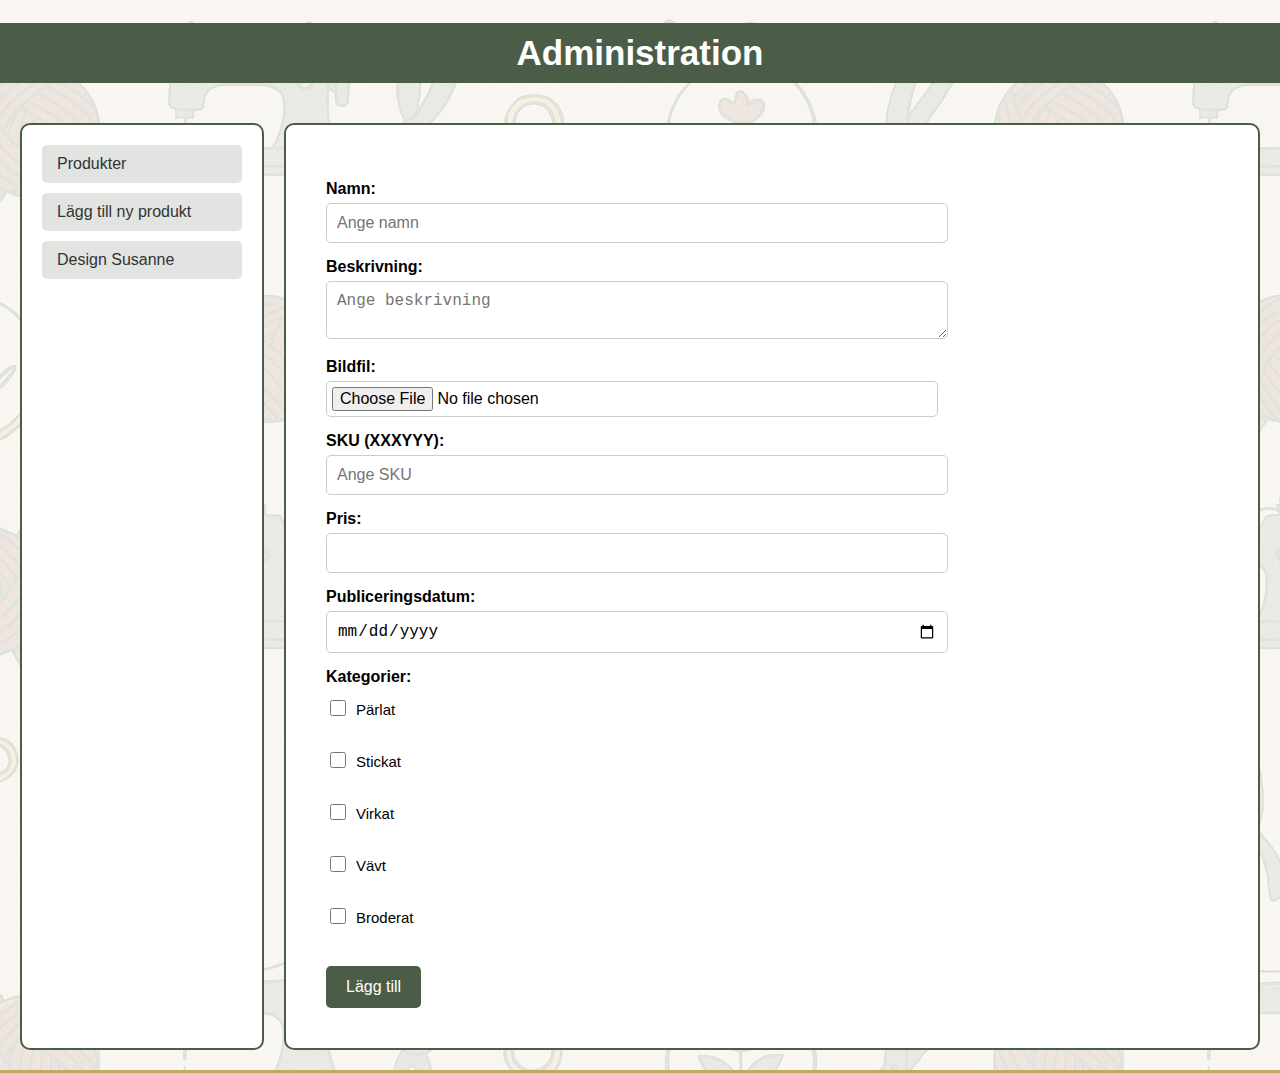
<file: admin/admin-add-product.html>
<!DOCTYPE html>
<html lang="en">

<head>
  <meta charset="UTF-8">
  <meta name="viewport" content="width=device-width, initial-scale=1.0">
  <title>Admin-add</title>
  <link rel="stylesheet" href="admin-add.css">
  <link rel="stylesheet" href="https://cdnjs.cloudflare.com/ajax/libs/font-awesome/6.5.0/css/all.min.css">
</head>

<body>
  <header>
    <h1>Administration</h1>
  </header>
  <main>
    <div class="admin-add-container">
      <div class="admin-box-sidemenu">
        <nav class="sidemenu">
          <a href="admin-product-list.html">Produkter</a>
          <a href="admin-add-product.html" target="_blank">Lägg till ny produkt</a>
          <a href="#">Design Susanne</a>
        </nav>
      </div>
      <div class="admin-box-addform">
        <form id="add-form">
          <label for="namn">Namn:</label>
          <input type="text" id="namn" name="namn" placeholder="Ange namn" required>

          <label for="beskrivning">Beskrivning:</label>
          <textarea id="beskrivning" name="beskrivning" placeholder="Ange beskrivning" required></textarea>

          <label for="bild">Bildfil:</label>
          <input type="file" id="bild" name="bild" accept="image/png, image/jpeg, image/jpg" required>

          <label for="sku">SKU (XXXYYY):</label>
          <input type="text" id="sku" name="sku" placeholder="Ange SKU" required>
          <div class="error" id="skuError"></div>

          <label for="pris">Pris:</label>
          <input type="number" id="pris" name="pris" step="0.01" min="0" required>

          <label for="datum">Publiceringsdatum:</label>
          <input type="date" id="datum" name="datum" required>


          <label for="pärlat">Kategorier:</label>
          <div id="kategorier" class="admin-checkbox">
            <input type="checkbox" id="pärlat" name="kategorier">
            <label for="pärlat">Pärlat</label>
          </div>
          <div class="admin-checkbox">
            <input type="checkbox" id="stickat" name="kategorier">
            <label for="stickat">Stickat</label>
          </div>
          <div class="admin-checkbox">
            <input type="checkbox" id="virkat" name="kategorier">
            <label for="virkat">Virkat</label>
          </div>
          <div class="admin-checkbox">
            <input type="checkbox" id="vävt" name="kategorier">
            <label for="vävt">Vävt</label>
          </div>
          <div class="admin-checkbox">
            <input type="checkbox" id="broderat" name="kategorier">
            <label for="broderat">Broderat</label>
          </div>

          <button type="submit">Lägg till</button>
        </form>

      </div>
    </div>
  </main>
  <script>
    document.getElementById('addform').addEventListener('submit', function (e) {
      const sku = document.getElementById('sku').value.trim();
      const skuError = document.getElementById('skuError');
      const regex = /^[A-Za-z]{3}\d{3}$/;

      if (!regex.test(sku)) {
        e.preventDefault();
        skuError.textContent = "SKU måste följa formatet XXXYYY (3 bokstäver följt av 3 siffror).";
      } else {
        skuError.textContent = "";
      }
    });
  </script>
</body>

</html>
</file>
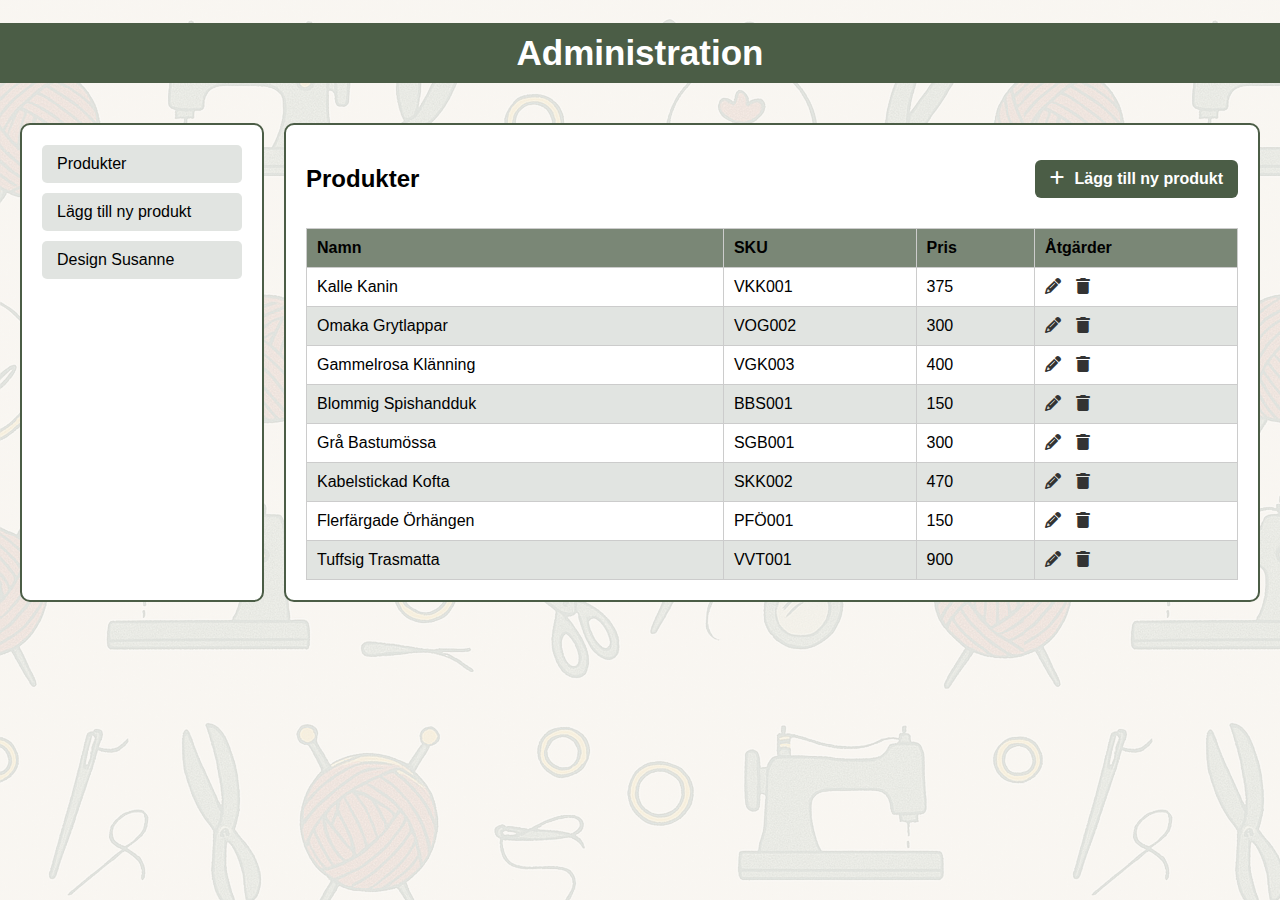
<file: admin/admin-product-list.html>
<!DOCTYPE html>
<html lang="en">

<head>
  <meta charset="UTF-8">
  <meta name="viewport" content="width=device-width, initial-scale=1.0">

  <title>Admin-list</title>
  <link rel="stylesheet" href="admin-list.css">
  <link rel="stylesheet" href="https://cdnjs.cloudflare.com/ajax/libs/font-awesome/6.5.0/css/all.min.css">
</head>

<body>
  <header>
    <h1>Administration</h1>
  </header>

  <main>
    <div class="admin-list-container">
      <div class="admin-box-sidemenu">
        <nav class="sidemenu">
          <a href="admin-product-list.html">Produkter</a>
          <a href="admin-add-product.html" target="_blank">Lägg till ny produkt</a>
          <a href="#">Design Susanne</a>
        </nav>
      </div>

      <div class="admin-box-list">
        <div class="list-box">
          <h2>Produkter</h2>
          <a href="admin-add-product.html" target="_blank" rel="noopener noreferrer" class="add-button">
            <i class="fa-solid fa-plus"></i> Lägg till ny produkt
          </a>
        </div>

        <table>
          <thead>
            <tr>
              <th>Namn</th>
              <th>SKU</th>
              <th>Pris</th>
              <th>Åtgärder</th>
            </tr>
          </thead>
          <tbody>
            <tr>
              <td>Kalle Kanin</td>
              <td>VKK001</td>
              <td>375</td>
              <td>
                <a href="admin-add-product.html" target="_blank" rel="noopener noreferrer" class="icon-link"><i
                    class="fa-solid fa-pencil"></i></a>
                <a href="admin-add-product.html" target="_blank" rel="noopener noreferrer" class="icon-link"><i
                    class="fa-solid fa-trash"></i></a>
              </td>
            </tr>
            <tr>
              <td>Omaka Grytlappar</td>
              <td>VOG002</td>
              <td>300</td>
              <td>
                <a href="admin-add-product.html" target="_blank" rel="noopener noreferrer" class="icon-link"><i
                    class="fa-solid fa-pencil"></i></a>
                <a href="admin-add-product.html" target="_blank" rel="noopener noreferrer" class="icon-link"><i
                    class="fa-solid fa-trash"></i></a>
              </td>
            </tr>
            <tr>
              <td>Gammelrosa Klänning</td>
              <td>VGK003</td>
              <td>400</td>
              <td>
                <a href="admin-add-product.html" target="_blank" rel="noopener noreferrer" class="icon-link"><i
                    class="fa-solid fa-pencil"></i></a>
                <a href="admin-add-product.html" target="_blank" rel="noopener noreferrer" class="icon-link"><i
                    class="fa-solid fa-trash"></i></a>
              </td>
            </tr>
            <tr>
              <td>Blommig Spishandduk</td>
              <td>BBS001</td>
              <td>150</td>
              <td>
                <a href="admin-add-product.html" target="_blank" rel="noopener noreferrer" class="icon-link"><i
                    class="fa-solid fa-pencil"></i></a>
                <a href="admin-add-product.html" target="_blank" rel="noopener noreferrer" class="icon-link"><i
                    class="fa-solid fa-trash"></i></a>
              </td>
            </tr>
            <tr>
              <td>Grå Bastumössa</td>
              <td>SGB001</td>
              <td>300</td>
              <td>
                <a href="admin-add-product.html" target="_blank" rel="noopener noreferrer" class="icon-link"><i
                    class="fa-solid fa-pencil"></i></a>
                <a href="admin-add-product.html" target="_blank" rel="noopener noreferrer" class="icon-link"><i
                    class="fa-solid fa-trash"></i></a>
              </td>
            </tr>
            <tr>
              <td>Kabelstickad Kofta</td>
              <td>SKK002</td>
              <td>470</td>
              <td>
                <a href="admin-add-product.html" target="_blank" rel="noopener noreferrer" class="icon-link"><i
                    class="fa-solid fa-pencil"></i></a>
                <a href="admin-add-product.html" target="_blank" rel="noopener noreferrer" class="icon-link"><i
                    class="fa-solid fa-trash"></i></a>
              </td>
            </tr>
            <tr>
              <td>Flerfärgade Örhängen</td>
              <td>PFÖ001</td>
              <td>150</td>
              <td>
                <a href="admin-add-product.html" target="_blank" rel="noopener noreferrer" class="icon-link"><i
                    class="fa-solid fa-pencil"></i></a>
                <a href="admin-add-product.html" target="_blank" rel="noopener noreferrer" class="icon-link"><i
                    class="fa-solid fa-trash"></i></a>
              </td>
            </tr>
            <tr>
              <td>Tuffsig Trasmatta</td>
              <td>VVT001</td>
              <td>900</td>
              <td>
                <a href="admin-add-product.html" target="_blank" rel="noopener noreferrer" class="icon-link"><i
                    class="fa-solid fa-pencil"></i></a>
                <a href="admin-add-product.html" target="_blank" rel="noopener noreferrer" class="icon-link"><i
                    class="fa-solid fa-trash"></i></a>
              </td>
            </tr>
          </tbody>
        </table>
      </div>
    </div>
  </main>
</body>

</html>
</file>
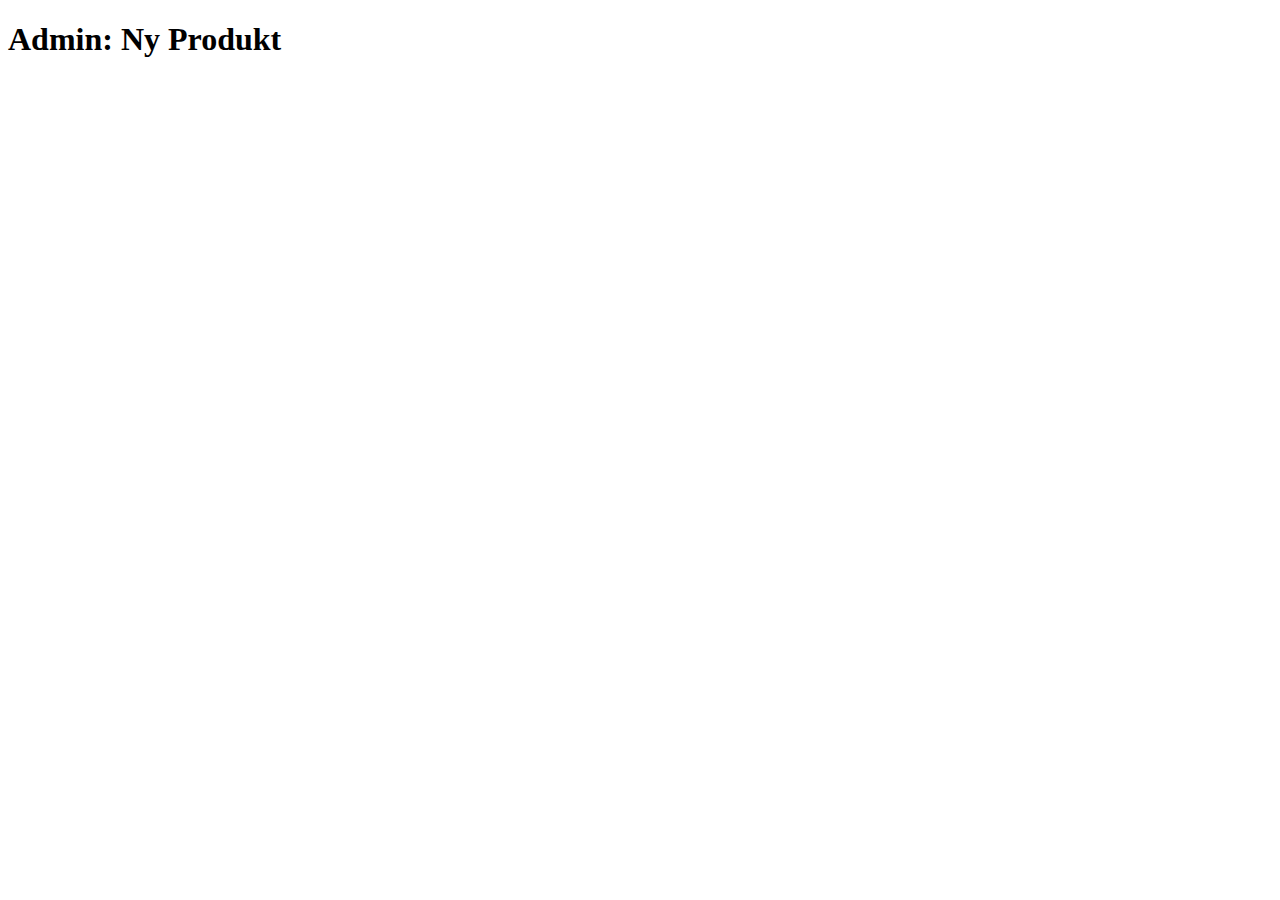
<file: admin/products/admin-new-products.html>
<!DOCTYPE html>
<html lang="sv">
<head>
    <meta charset="UTF-8">
    <meta name="viewport" content="width=device-width, initial-scale=1.0">
    <title>Admin: Ny produkt</title>
    <link rel=”stylesheet” href=”css/admin-style.css”>
</head>
<body>
    <header>
        <h1>Admin: Ny Produkt</h1>
    </header>
    <main>

    </main>
    <footer>

        
    </footer>
</body>
</html>
</file>
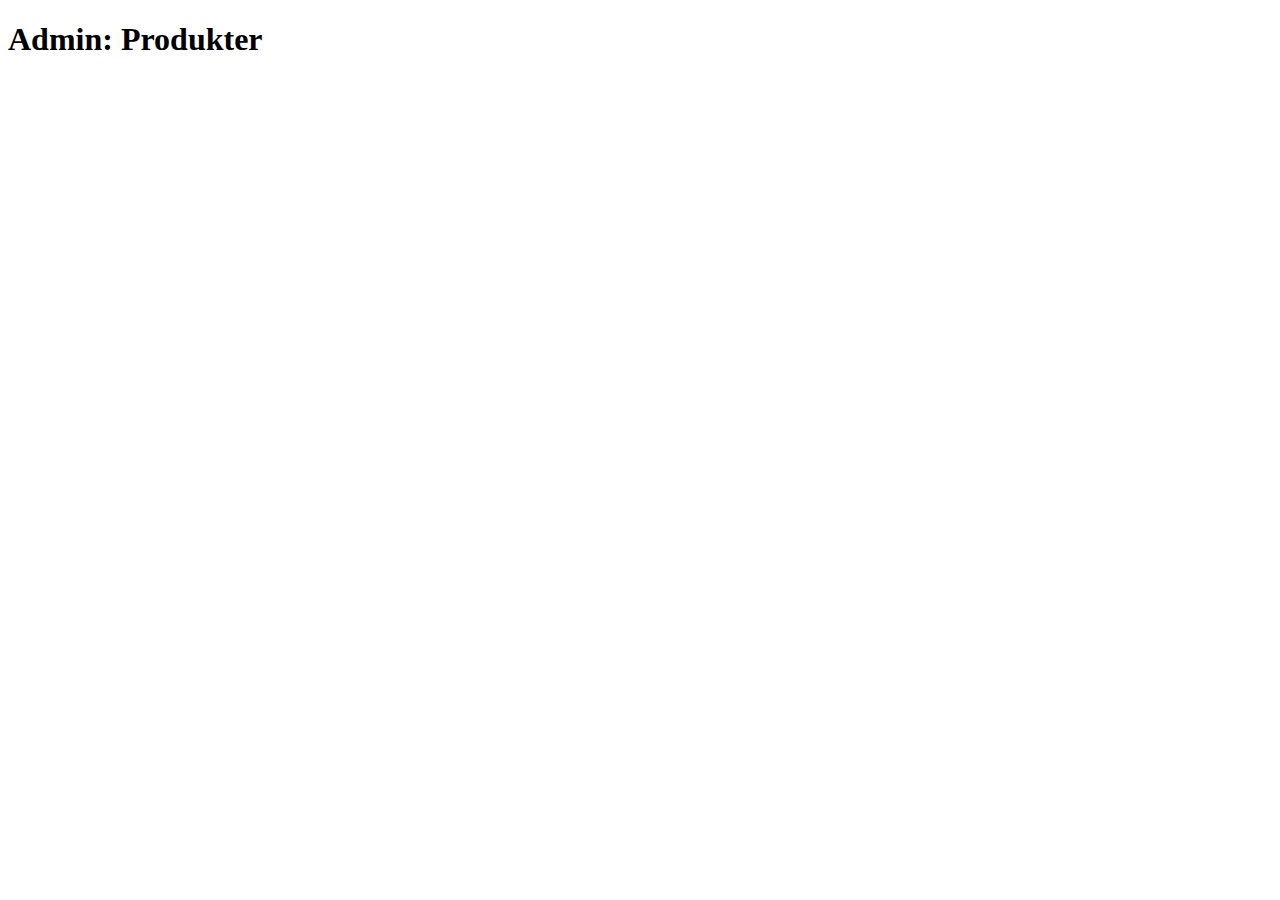
<file: admin/products/admin-products.html>
<!DOCTYPE html>
<html lang="sv">
<head>
    <meta charset="UTF-8">
    <meta name="viewport" content="width=device-width, initial-scale=1.0">
    <title>Admin: Produktlista</title>
    <link rel=”stylesheet” href=”css/admin-style.css”>
</head>
<body>
    <header>
        <h1>Admin: Produkter</h1>
    </header>
    <main>

    </main>
    <footer>

        
    </footer>
</body>
</html>
</file>
<file: css/style.css>
/* -------------------------------------GRUNDINSTÄLLNINGAR------------------------------------------------- */
* {
    margin: 0;
    padding: 0;
    box-sizing: border-box;
    font-family: "Poppins", Sans-serif;
}

body {
  background: #EAE6E1;
  margin: 0;
  padding: 0;
  font-family: "Poppins", sans-serif;
}

main {
  display: flex;
  flex-direction: column;
  align-items: center;
  min-height: 100vh;
  padding: 0;
}

/* -------------------------------------MENY--------------------------------------------------- */

/* navbar-boxarna, alltså menylänkarna utan dropdown */
.navbar {
  display: grid;
  grid-template-columns: auto 1fr auto; 
  align-items: center;
  padding: 0 20px;
  background-color: #EAE6E1;
  font-family: "Poppins", sans-serif;
  border-style: dashed;
  border-width: 0 0 1.5px 0;
  border-color: #6B1A1A;
}


.navbar-left {
  display: flex;
  gap: 20px;
  align-items: center;
}

.navbar a {
  font-size: 20px;
  color: black;
  text-align: center;
  padding: 14px 16px;
  text-decoration: none;
  position: relative;
  transition: color 0.3s ease;
}

.navbar > .navbar-left > a::after {
  content: "";
  position: absolute;
  bottom: 8px; 
  left: 0;
  width: 0%;
  height: 2px;
  background-color: #6B1A1A;
  transition: width 0.4s ease;
}

.navbar > .navbar-left > a:hover {
  color: #6B1A1A;
}

.navbar > .navbar-left > a:hover::after {
  width: 100%;
}

.navbar > a::after {
  content: "";
  position: absolute;
  bottom: 8px; 
  left: 0;
  width: 0%;
  height: 2px;
  background-color: #6B1A1A;
  transition: width 0.4s ease;
}

.navbar > a:hover {
  color: #6B1A1A;
}

.navbar > a:hover::after {
  width: 100%;
}

/* dropdownboxen */
.dropdown { 
  float: left;
  overflow: hidden;
}

.dropdown .dropbtn {
  font-size: 20px;  
  border: none;
  outline: none;
  color: black;
  padding: 18px 16px;
  background-color: inherit;
  margin: 0;
  position: relative;
  transition: color 0.3s ease;
  cursor: pointer;
}

.icon-pil {
  position: relative;
  display: inline-block;
}

.dropdown:hover .icon-pil {
  color: black;
}

.dropdown:hover .icon-pil::after {
  content: "\f107";
  font-family: "Font Awesome 6 Free";
  font-weight: 900;
  position: absolute;
  top: 72%;
  left: 50%;
  transform: translateX(-50%) translateY(-5px); 
  font-size: 18px;
  color: black;
  opacity: 0;
  transition: all 0.1s ease-out;
  pointer-events: none;
}

.dropdown:hover .icon-pil::after {
  opacity: 1;
  transform: translateX(-50%) translateY(0);
}

/* dropdown-innehållets "header" */
.drop-head { 
  background: #C2A863;
  padding: 16px;
  color: black;
  margin-top: 0;
  font-family: 'Poppins', sans-serif;
  font-weight: 400;
  text-transform: uppercase;
  letter-spacing: 3px;
  font-size: 40px;
  color: #000000;
  text-align: left;
}

/* dropdown-innehållet" */
.dropdown-content { 
  display: none;
  position: absolute;
  background: #E8E6E1; 
  width: 100%;
  left: 0;
  box-shadow: 0px 8px 16px 0px rgba(0,0,0,0.2);
  z-index: 30;
}

.dropdown-content {
  display: none;
}

.dropdown.active .dropdown-content {
  display: block;
}

.dropcategory-column { 
  float: left;
  width: 25%;
  padding: 10px;
  background-color: transparent;
  height: auto;
}

.dropcategory-column a { 
  float: none;
  color: black;
  padding: 16px;
  text-decoration: none;
  display: block;
  text-align: left;
}

.dropcategory-column a:hover {
  color: #6B1A1A;
  text-decoration: underline;
}

.row:after {
  content: "";
  display: table;
  clear: both;
}

.navbar-right {
  display: flex;
  gap: 5px;
  align-items: center;
}

.navbar-right p {
font-family: "Reenie Beanie", cursive;
font-weight: 400;
font-style: normal;
font-size: 25px;
}

.navbar-right a i {
  font-size: 22px;
  color: black;
  transition: transform 0.3s ease, color 0.3s ease;
}

.navbar-right a:hover i {
  color: #6B1A1A;
  transform: scale(1.1);
}

@media screen and (max-width: 600px) { 
  .dropcategory-column {
    width: 100%;
    height: auto;
  }

  .subitem {
    display: none !important;;
  }

  .navbar-right p {
    display: none;
  }
}

 /* -------------------------------------HEADER--------------------------------------------------- */

/* Container för header */
.header-container {
  background-color: #E8E6E1; 
  display: flex;
  align-items: center;
  justify-content: center;
  position: relative;
  width: 100%;
  height: 300px;
  margin-bottom: 20px;
}

.header-picture {
  width: 100%;
  height: 300px;
  background-image: url("/bilder/yes2heaDER.png"); 
  background-size: contain; 
  background-repeat: no-repeat;
  background-position: center;
  margin-bottom: 50px;
}


 /* -------------------------------------HEADER-IKONER--------------------------------------------------- */

/* Container för header-content */ 
.header-content {
    position: absolute;
    bottom: -10px;
    right: 20px;
    display: flex;
    align-items: center;
    justify-content: flex-end;
    gap: 20px;
    width: auto;
    height: 40px;
    z-index: 20;
}

/* Box för ikonlänkar (Heart & Basket) */
.head-links {
    display: flex;
    align-items: center;
    gap: 20px;
}

/* Bildikoner */
.head-icon {
    width: 40px;
    height: 40px;
    object-fit: contain;
    transition: filter 0.3s ease, transform 0.3s ease;
    cursor: pointer;
}

.head-icon:hover {
    filter: brightness(0.7);
    transform: scale(1.08);
}

/* Sökfältet */
.search-box {
    display: flex;
    align-items: center;
    padding: 10px;
    border-radius: 8px;
    width: 50px;
    height: 100%;
    position: relative;
    transition: width 0.3s ease;
}

.search-box input {
    border: none;
    background-color: transparent;
    width: 100%;
    height: 40px;
    padding: 0 10px;
    outline: none;
    opacity: 0;
    transform: scaleX(0);
    transform-origin: right center;
    transition: opacity 0.3s ease, transform 0.3s ease;
    letter-spacing: 2px;
}

.search-box button {
    width: 40px;
    height: 40px;
    border: none;
    background-color: transparent;
    cursor: pointer;
    display: flex;
    justify-content: center;
    align-items: center;
    position: relative;
}

.close-icon {
    opacity: 0;
    visibility: hidden;
    position: absolute;
    right: 10px;
    cursor: pointer;
    transition: opacity 0.3s ease, visibility 0.3s ease;
}

.search-box.active {
    background-color: transparent;
    width: 300px;
    color: #000000;
}

.search-box.active input {
    opacity: 1;
    transform: scaleX(1);
    border-bottom: 1px solid rgba(5, 5, 5, 0.5);
}

.search-box.active .close-icon {
    opacity: 1;
    visibility: visible;
}

@media (max-width: 639px) {

    .header-container {
        height: 250px;
    }
   
    .header-picture {
        margin-bottom: -50px;
        margin-top: -60px;
    }
   
    .header-content {
        gap: 15px;
        width: 100%;
        justify-content: center;
        flex-wrap: wrap;
        bottom: -10px;
        right: 10px;
    }

    .head-icon {
        width: 40px;
        height: 40px;
    }
}

 /* -----------------------------------------------------------------INNEHÅLL--------------------------------------------------------------- */


 /* ------------------------INFO-CONTAINER---------------------------------- */

.info-container {
    background-color: #EAE6E1;
    background-image: url("/bilder/papirnewnew.png"); 
    background-size: 100px;
    background-repeat: repeat;
    background-position: center;
    flex-direction: column;
    display: grid;
    width: 100%;
    height: 100%;
    padding: 10px;
    gap: 10px;
    z-index: 2;
    grid-template-columns: 3fr 4fr;
    grid-template-rows: auto;
    border-style: dashed;
    border-width: 5px 0px 5px 0px; 
    border-color: #6B1A1A;
}

/* Boxar */
.info-box, .info-bild {
    height: 100%;
    display: flex;
    align-items: start;
    border-radius: 8px;
    overflow: hidden;
}

.info-box {
    background: none;
    flex-direction: column;
    padding: 10px;
    color: rgb(0, 0, 0);
}


.info-box h1 {
  font-family: "Gochi Hand", cursive;
  font-weight: 400;
  font-style: normal;
  font-size: 60px;
  color: #02021a;
}

.info-box h2 {
  font-family: "Reenie Beanie", cursive;
  font-weight: 400;
  font-style: normal;
  font-size: 55px;
}

.info-box p {
  font-family: "Poppins", sans-serif;
  font-weight: 400;
  font-style: normal;
  font-size: 18px;
  color: #000000;
}

.extra-text {
  display: block;
}

.toggle-btn {
  display: none; 
}

.info-bild {
    justify-content: center;
    background: none;
}

.info-bild img {
    display: flex;
    max-width: 100%;
    height: auto;
    object-fit: cover;
    display: block;
    border-style: solid;
    border-width: 4px; 
    border-color: #6B1A1A;
    box-shadow: 0px 8px 16px 0px rgba(0, 0, 0, 0.089);
    border-radius: 10px;
}

@media (max-width: 1024px) {
  .info-container {
    display: flex;
    flex-direction: column;
    gap: 15px;
  }

  .info-bild {
    order: -1;
    justify-content: center;
    align-items: center;
    width: 100%;
  }

  .info-bild img {
    max-width: 90%;
    height: auto;
    object-fit: contain;
  }

  .info-box h1 {
    font-size: 45px;
  }

  .info-box h2 {
    font-size: 30px;
  }

  .info-box p {
    font-size: 16px;
  }
}



@media (max-width: 768px) {
  .info-container {
    display: flex;
    flex-direction: column;
    gap: 15px;
  }

  .info-bild {
    order: -1;
    width: 100%;
  }

  .info-bild img {
    width: 100%;
    height: auto;
  }

  .info-box h1 {
    font-size: 38px;
  }

  .info-box h2 {
    font-size: 26px;
  }

  .info-box p {
    font-size: 15px;
  }

  .extra-text {
    display: none;
  }

  .extra-text.show {
    display: block;
  }

  .toggle-btn {
    display: inline-block;
    margin-top: 10px;
    cursor: pointer;
    background-color: #ddd;
    border: none;
    padding: 10px 15px;
    border-radius: 5px;
  }
}


@media (max-width: 480px) {
  .info-box {
    padding: 5px;
  }

  .info-box h1 {
    font-size: 30px;
  }

  .info-box h2 {
    font-size: 20px;
  }

  .info-box p {
    font-size: 14px;
  }

  .info-bild img {
    max-width: 100%;
    height: auto;
  }
}


 /* -------------------------------------3 SPOTS--------------------------------------------------- */

  /* ------------------------KATEGORI-CONTAINER------------------------------ */
.category-container {
    background: #E8E6E1;
    display: grid;
    width: 100%;
    padding: 10px;
    gap: 10px;
    grid-template-columns: repeat(3, 1fr);
}

.category-item {
    position: relative;
    width: 100%; 
}

.category-item img {
    width: 100%;
    height: 130px;
    display: block;
    border-radius: 8px;
}

.category-item:hover {
    transform: scale(1.01); 
}

.overlay-text {
  font-size: 30px;
  font-family: "Poppins", Sans-serif;
  font-weight: 700;
  text-transform: uppercase;
  position: absolute;
  top: 50%;
  left: 50%;
  transform: translate(-50%, -50%);
  color: rgb(255, 255, 255);
  padding: 20px;
  text-align: center;
}

@media (min-width: 1024px) {
    .category-container {
        display: flex;
    } 
}
@media (max-width: 1023px) {
    .category-container {
        display: none;
    }
}

 /* -------------------------------------PRODUKTER--------------------------------------------------- */

  /* ----------------------------KATEGORI-CONTAINERS------------------------------- */

 /*------------------------PRODUKT-CONTAINER 1---------------------------*/
 .product-grid {
    display: grid;
    grid-template-columns: repeat(4, 1fr);
    gap: 20px;
    padding: 20px;
    background: #E8E6E1;
  }
  
  .product-card {
    background: #ffffff;
    width: auto;
    border-radius: 16px;
    overflow: hidden;
    display: flex;
    flex-direction: column;
    box-shadow: 0 2px 10px rgba(0, 0, 0, 0.1);
    margin-bottom: 20px;
  }

  .product-card:hover {
    transform: scale(1.01); 
}
  
  .product-image {
    position: relative;
    width: 100%;
    height: auto;
    background: #ffffff;
    overflow: hidden;
  }
  
  .product-image img {
    width: 100%;
    height: 100%;
    object-fit: cover;
    display: block;
    z-index: 1;
  }
  .overlaytext-product {
    position: absolute;
    top: 10px;
    left: 10px;
    background: #FFFFFF;
    box-shadow: 0 2px 10px rgba(0, 0, 0, 0.1);
    color: black;
    padding: 5px 10px;
    border-radius: 5px;
    font-family: 'Poppins', sans-serif;
    font-weight: 700;
    font-size: 15px;
}

  .product-heart {
    position: absolute;
    bottom: 10px;
    right: 10px;
    font-size: 35px;
    color: black;
    z-index: 2;
    cursor: pointer;
    padding: 6px 8px;
    border-radius: 50%;
    transition: color 0.3s ease, font-size 0.2s ease;
  }


.product-heart:hover {
    color: #801B1B 
}

.product-heart.filled {
    color: #6B1A1A !important; 
}
  .product-row {
    display: grid;
    grid-template-columns: 4fr 1fr auto;
    align-items: center;
    background: #ffffff;
    padding-left: 10px;
  }
  
  .product-name {
    font-size: 20px;
    font-weight: bold;
    padding: 10px;
  }
  
  .product-price {
    background:#ffffff;
    color: black;
    font-weight: bold;
    text-align: center;
    padding: 10px;
  }
  
  
  .product-category {
    background: #ffffff;
    padding-bottom: 20px;
    padding-left: 20px;
    font-size: 10px;
  }


  /*------------------------PRODUKT-CONTAINER 2-------------------------*/

  .product-grid-2 {
    display: grid;
    grid-template-columns: repeat(4, 1fr);
    gap: 20px;
    padding: 20px;
    background: #E8E6E1;
  }
  
  .product-card-2 {
    background: #ffffff;
    width: auto;
    border-radius: 16px;
    overflow: hidden;
    display: flex;
    flex-direction: column;
    box-shadow: 0 2px 10px rgba(0, 0, 0, 0.1);
    margin-bottom: 20px;
  }

  .product-card-2:hover {
    transform: scale(1.01); 
}
  
  .product-image-2 {
    position: relative;
    width: 100%;
    height: auto;
    background: #ffffff;
    overflow: hidden;
  }
  
  .product-image-2 img {
    width: 100%;
    height: 100%;
    object-fit: cover;
    display: block;
    z-index: 1;
  }
  .product-heart-2 {
    position: absolute;
    bottom: 10px;
    right: 10px;
    font-size: 35px;
    color: black;
    z-index: 2;
    cursor: pointer;
    padding: 6px 8px;
    border-radius: 50%;
    transition: color 0.3s ease, font-size 0.2s ease;
  }


.product-heart-2:hover {
    color: #801B1B 
}

.product-heart-2.filled {
    color: #6B1A1A !important; 
}

  .product-row-2 {
    display: grid;
    grid-template-columns: 4fr 1fr auto;
    align-items: center;
    background: #ffffff;
    padding-left: 10px;
  }
  
  .product-name-2 {
    font-size: 20px;
    font-weight: bold;
    padding: 10px;
  }
  
  .product-price-2 {
    background: #ffffff;
    color: black;
    font-weight: bold;
    text-align: center;
    padding: 10px;
  }
  
  .product-category-2 {
    background: #fff;
    padding-left: 20px;
    padding-bottom: 20px;
    font-size: 10px;
  }


  @media (max-width: 1023px) {
    .product-grid {
        grid-template-columns: repeat(2, 1fr); 
    }

    .product-grid-2 {
        grid-template-columns: repeat(2, 1fr); 
    }
}

@media (max-width: 639px) {
    .product-grid {
        grid-template-columns: 1fr; 
    }

    .product-grid-2 {
        display: none;
    }
}

 /* -------------------------------------IKON-FÄLT-------------------------------------------------- */

/* -----------------------INFO-IKON-CONTAINER--------------------------- */
.icon-container {
    display: grid;
    grid-template-columns: repeat(4, 1fr); 
    background: #E8E6E1;
    border-radius: 16px;
    gap: 10px;
    justify-content: center;
    width: 98%;
    padding: 20px;
    margin: 30px;
}

.icon-link {
    position: relative;
    display: flex;
    flex-direction: column;
    align-items: center;
    text-decoration: none;
    padding: 20px;
    overflow: hidden;
}

.icon-inner {
    display: flex;
    flex-direction: column;
    align-items: center;
    transition: transform 0.3s ease-in-out;
}


.icon-link:hover .icon-inner {
    transform: scale(1.1);
}

.icon-link:nth-child(1)::after,
.icon-link:nth-child(2)::after,
.icon-link:nth-child(3)::after {
    content: "✕\A✕\A✕\A✕\A✕\A✕\A✕\A✕";
    white-space: pre;
    position: absolute;
    right: 0;
    top: 20%;
    font-size: 10px;
    font-weight: 700;
    line-height: 2.4;
    color: #4A6072;
}

.icon-link .icon-image {
    width: 100px;
    height: 100px;
    object-fit: contain;
    transition: opacity 0.3s ease-in-out, transform 0.3s ease-in-out;
}

.icon-text {
    white-space: nowrap;
    margin-top: 8px;
    text-align: center;
    font-family: 'Oswald', sans-serif;
    font-weight: 400;
    text-transform: uppercase;
    letter-spacing: 2px;
    font-size: 20px;
    color: #000000;
}


@media (max-width: 1023px) {
    .icon-container {
        grid-template-columns: repeat(2, 1fr);
    }

    .icon-link::after {
        display: none; 
    }
}


@media (max-width: 639px) {
    .icon-container {
        grid-template-columns: 1fr; 
    }

    .icon-link {
        justify-content: flex-start;
    }

    .icon-link:hover .icon-inner {
        transform: none; 
    }

    .icon-text {
      font-size: 16px;
      letter-spacing: 1px;
    }
}


 /* ---------------------------------------FOOTER-MENY--------------------------------------------------- */

 .footer-container {
    width: 100%;
    background-color: #6B1A1A;
    padding: 2rem 0;
  }
  
 
  .footer-menu {
    display: grid;
    grid-template-columns: 1fr 1fr;
    gap: 2rem;
    max-width: 500px;
    padding-left: 2rem;
    box-sizing: border-box;
  }
  
  .footer-menu-section {
    display: flex;
    flex-direction: column;
  }
  
  .footer-menu-header {
    font-weight: bold;
    font-size: 26px;
    color: #E8E6E1;
    margin-bottom: 0.5rem;
  }
  
  .footer-menu-column {
    list-style: none;
    padding: 0;
    margin: 0;
    min-width: 0;
  }
  
  .footer-menu-column li {
    margin-bottom: 0.5rem;
    font-weight: 400;
    font-size: 16px;
  }
  
  .footer-menu-column a {
    white-space: nowrap;
    overflow: hidden;
    text-overflow: ellipsis;
    text-decoration: none;
    color: #E8E6E1;
  }
  
  .footer-menu-column a:hover {
    text-decoration: underline;
  }
  
   /* ---------------------------FOOTER-MENY-ACCORDION / LITEN SKÄRM--------------------------------- */

  .footer-accordion {
    display: none;
  }
  
  @media (max-width: 640px) {
    .footer-menu {
      display: none;
    }
    .footer-container {
        width: 100%;
        padding: 0;
      }

    .footer-accordion {
        display: flex;
        flex-direction: column;
        width: 100%;
        padding: 0;
      }
    
      .footer-accordion-section {
        display: flex;
        flex-direction: column;
        border-bottom: 1px solid rgba(255, 255, 255, 0.062);
      }
    
      .footer-accordion-header {
        display: flex;
        justify-content: space-between;
        align-items: center;
        padding: 1rem 0;
        font-weight: bold;
        font-size: 20px;
        color: #fff;
        background-color: transparent;
        cursor: pointer;
        transition: background-color 0.3s ease;
      }
    
      .footer-accordion-header:hover {
        background-color: rgba(255, 255, 255, 0.05);
      }
    
      .accordion-icon {
        transition: transform 0.3s ease;
      }
    
      .footer-accordion-header.open .accordion-icon {
        transform: rotate(180deg);
      }
    
      .footer-accordion-column {
        list-style: none;
        padding: 0 0 0 0;
        margin: 0;
        background-color: transparent;
        overflow: hidden;
        max-height: 0;
        transition: max-height 0.3s ease-out, padding 0.3s ease-out;
      }
      
      .footer-accordion-column.open {
        padding: 0 0 1rem 0;
        max-height: 500px; 
      }
      
      .footer-accordion-column li {
        padding: 0.3rem 0;
      }
      
      .footer-accordion-column a {
        color: #ffffff;
        text-decoration: none;
        white-space: normal;
        font-size: 15px;
      }
      
      .footer-accordion-column a:hover {
        text-decoration: underline;
      }
    }
</file>
<file: css/checkout.css>
.wrapper {
  background-image: linear-gradient(rgba(249, 247, 244, 0.884), rgb(249, 247, 244, 0.884)),
    url("/bilder/checkoutbackground.png");
  background-repeat: repeat;
  background-position: top left;
  background-size: auto;
  background-color: #f9f7f4;
  display: grid;
  place-items: center;
  min-height: 100vh;
  padding: 2rem;
  width: 100%;
  z-index: 1;
  border-bottom: solid 3px #C2A863;
  border-top: dashed 3px #801B1B;
}

.receipt-container {
  display: grid;
  gap: 2rem;
  width: 100%;
  max-width: 1000px;
}

.receipt-summary {
  background-color: #ffffff;
  padding: 2rem;
  border-radius: 8px;
  border: solid 3px #C2A863;
  box-shadow: 2px 1px 2px #72777a71;
}

.checkout-container {
  background-color: #ffffff;
  padding: 2rem;
  border-radius: 8px;
  border: solid 3px #801B1B;
  box-shadow: 2px 1px 2px #72777a71;
}

h2 {
  margin-top: 0;
}

table {
  width: 100%;
  border-collapse: collapse;
  margin-top: 1rem;
}

th,
td {
  text-align: left;
  padding: 0.75rem;
  border-bottom: 1px solid #eee;
}

label {
  display: block;
  margin-top: 1rem;
  margin-bottom: 0.25rem;
}

input[type="text"],
input[type="email"] {
  width: 100%;
  padding: 0.5rem;
  border: 1px solid #ccc;
  border-radius: 4px;
}

fieldset.address {
  border: 1px solid #999;
  padding: 1rem;
  margin-top: 1.5rem;
  border-radius: 4px;
}

legend {
  padding: 0 0.5rem;
  font-weight: bold;
}


.checkbox-wrapper label.custom-checkbox {
  display: flex;
  align-items: center;
  gap: 0.75rem;
  cursor: pointer;
  width: auto;
  height: auto;
}

.checkbox-wrapper .checkbox {
  width: 20px;
  height: 20px;
  border: 1px solid #000000;
  border-radius: 4px;
  transition: all 0.375s;
}

.checkbox-wrapper input {
  display: none;
}

.checkbox-wrapper input:checked~.checkbox {
  transform: rotate(45deg);
  width: 14px;
  margin-left: 3px;
  border-color: #24c78e;
  border-top-color: transparent;
  border-left-color: transparent;
  border-radius: 0;
}

.label-text {
  font-size: 18px;
  color: #000000;
}

.label-text:hover {
  text-decoration: underline;
}


.buy-button {
  display: flex;
  justify-content: center;
  margin-top: 2rem;
}

.buy-it {
  background: #C2A863;
  font-family: inherit;
  color: #000000;
  padding: 0.6em 1.3em;
  width: 250px;
  font-size: 19px;
  border: 3px solid #801B1B;
  border-radius: 0.4em;
  box-shadow: 0.1em 0.1em 0 0 #ffffff;
  cursor: pointer;
  transition: all 0.1s ease-in-out;
}

.buy-it.active {
  color: #801B1B;
  font-weight: 900;
}

.buy-it:hover {
  transform: translate(-0.05em, -0.05em);
  box-shadow: 0.15em 0.15em 0 0 #801B1B;
  color: #801B1B;
  font-weight: 900;
}

.buy-it:active {
  transform: translate(0.05em, 0.05em);
  box-shadow: 0.05em 0.05em 0 0 #801B1B;
  color: #801B1B;
  font-weight: 900;

}

.mobile-quantity {
  display: none;
}


@media (max-width: 600px) {
  .receipt-container {
    padding: 1rem;
  }

  .receipt-summary,
  .checkout-container {
    padding: 1.5rem;
  }

  .hide-mobile {
    display: none;
  }

  .mobile-quantity {
    display: inline;
    margin-right: 0.25rem;
  }

}
</file>
<file: css/products.css>
body {
  background-color: #EAE6E1;
  font-family: 'Poppins', sans-serif;
  margin: 0;
  padding: 0;
  min-width: 375px;
  height: fit-content;
}

/* -----------------------------------------------------------------INNEHÅLL--------------------------------------------------------------- */

/* ----------------------PRODUKTDETALJ-CONTAINER----------------------------- */

.product-details-container {
  background-color: #E8E6E1;
  display: grid;
  grid-template-columns: minmax(5vw, 1fr) auto auto minmax(5vw, 1fr);
  gap: 20px;
  width: 100%;
  justify-content: center;
  box-sizing: border-box;
  align-items: start;
  z-index: 2;
  border-top: 3px dashed #6B1A1A;
  border-bottom: 3px solid #D4B05A;
  border-left: none;
  border-right: none;
  padding-top: 40px;
  padding-bottom: 40px;
}

.product-details-container h1 {
  font-size: 50px;
  margin-bottom: 8px;
  margin-top: -20px;
}

/* Detaljlista - Extra */

.details-list {
  list-style: none;
  padding-left: 0;
  margin-left: 0px;
}

.details-list li {
  position: relative;
  padding-left: 25px;
  margin-bottom: 6px;
}

.details-list li::before {
  content: "\f054";
  font-family: "Font Awesome 6 Free";
  font-weight: 900;
  position: absolute;
  left: 0;
  top: 4px;
  color: #C2A863;
  font-size: 17px;
  line-height: 1;
}

.details-list li:nth-child(odd)::before {
  color: #C2A863;
}

.details-list li:nth-child(even)::before {
  color: #801B1B;
}

/* Boxar */

.product-image-box,
.product-description-box {
  height: 100%;
  display: flex;
  align-items: flex-start;
  justify-content: flex-start;
  flex-direction: column;
  border-radius: 8px;
  overflow: hidden;

}

.product-image-box {
  position: relative;
  width: 100%;
  display: block;
}

.image-wrapper {
  position: relative;
  display: inline-block;
  width: 100%;
}

.product-image {
  width: 100%;
  height: auto;
  display: block;
  object-fit: contain;
  border-radius: 8px;
  border: solid 2px #c2a96377;
}

.product-description-box {
  background-color: #EAE6E1;
  flex-direction: column;
  padding: 15px;
  color: rgb(0, 0, 0);
  display: flex;
  align-items: flex-start;
  width: 100%;
}

/* Förstoringsglas */

.zoom-icon {
  position: absolute;
  bottom: 10px;
  right: 10px;
  font-size: 22px;
  color: #4A6072;
  cursor: pointer;
  z-index: 2;
  transition: transform 0.2s ease;
}

.zoom-icon:hover {
  transform: scale(1.1);
}

.lightbox {
  display: none;
  position: fixed;
  inset: 0;
  background-color: rgba(0, 0, 0, 0.8);
  justify-content: center;
  align-items: center;
  z-index: 999;
}

.lightbox img {
  max-width: 95%;
  max-height: 95%;
  border-radius: 8px;
}


@media (max-width: 1200px) {
  .product-details-container {
    grid-template-columns: 1fr 1fr;
  }

  .product-details-container>div:first-child,
  .product-details-container>div:last-child {
    display: none;
  }
}


@media (max-width: 639px) {
  .product-details-container {
    grid-template-columns: 1fr;
  }

  .product-image-box {
    display: flex;
    justify-content: center;
    align-items: center;
    width: 100%;
  }

  .image-wrapper {
    max-width: 80vw;
    width: 100%;
  }

  .product-image {
    width: 100%;
    height: auto;
    display: block;
    object-fit: contain;
  }

  .product-description-box {
    width: 100%;
  }

}

/* -------------------TOGGLE DETAILS KNAPP------------------ */

.toggle-details {
  display: none;
  font-size: 16px;
  padding: 10px 15px;
  color: #000;
  cursor: pointer;
  margin: 10px 0;
  border: none;
  background-color: transparent;
  text-decoration: underline;
}


@media (max-width: 849px) {
  .toggle-details {
    display: inline-block;
  }

  .product-details-extra {
    display: none;
  }

  .product-details-extra.visible {
    display: block;
  }
}


@media (min-width: 850px) {
  .toggle-details {
    display: none;
  }

  .product-details-extra {
    display: block;
  }
}




/*------------------------KNAPPAR---------------------------*/

/* Lägg i varukorg */

.add-to-cart {
  background: #C2A863;
  font-family: inherit;
  color: #000000;
  padding: 0.6em 1.3em;
  width: 250px;
  font-size: 19px;
  border: 3px solid #801B1B;
  border-radius: 0.4em;
  box-shadow: 0.1em 0.1em 0 0 #ffffff;
  cursor: pointer;
  transition: all 0.1s ease-in-out;
}

.add-to-cart.active {
  color: #801B1B;
  font-weight: 900;
}

.add-to-cart:hover {
  transform: translate(-0.05em, -0.05em);
  box-shadow: 0.15em 0.15em 0 0 #801B1B;
  color: #801B1B;
  font-weight: 900;
}

.add-to-cart:active {
  transform: translate(0.05em, 0.05em);
  box-shadow: 0.05em 0.05em 0 0 #801B1B;
  color: #801B1B;
  font-weight: 900;

}

.product-price {
  font-size: 18px;
  font-weight: bold;
  background-color: transparent;
  color: #000000;
  margin-bottom: 8px;
}


.product-actions {
  display: flex;
  align-items: center;
  gap: 12px;
}

/* Hjärtat */

.heart-button {
  font-family: 'Font Awesome 6 Free';
  font-weight: 900;
  font-size: 23px;
  padding: 0.6em 1.2em;
  line-height: 1;
  font-weight: bold;
  border-radius: 0.4em;
  display: flex;
  align-items: center;
  justify-content: center;
  background: #C2A863;
  color: #000000;
  border: 3px solid #801B1B;
  box-shadow: 0.1em 0.1em 0 0 #ffffff;
  cursor: pointer;
  transition: all 0.2s ease;
  line-height: 1;
  width: 44px;
  min-width: 44px;
  text-align: center;
  overflow: hidden;
}

.heart-button:hover {
  transform: translate(-0.05em, -0.05em);
  box-shadow: 0.15em 0.15em 0 0 #801B1B;
}

.heart-button:active {
  transform: translate(0.05em, 0.05em);
  box-shadow: 0.05em 0.05em 0 0 #801B1B;
}

.heart-button.filled {
  color: #6B1A1A;
}


/*------------------------BILDKARUSELL---------------------------*/

.carousel-title {
  text-align: center;
  font-size: 25px;
  margin-bottom: 20px;
  font-weight: bold;
  color: #000000;
}

.carousel-container {
  max-width: 60%;
  margin: 0 auto;
  position: relative;
}

.carousel-wrapper {
  position: relative;
  padding: 40px 20px;
  background-color: #C2A863;
  border-top: 2px dashed #ffffff;
  border-bottom: 3px solid #D4B05A;
}

.carousel {
  width: 100%;
  overflow: hidden;
  position: relative;
}

.slides {
  display: flex;
  transition: transform 0.5s ease-in-out;
  gap: 20px;
  padding: 0;
}

.carousel-item {
  flex-shrink: 0;
  width: calc((100% - 2 * 16px - 2 * 8px) / 3);
  display: flex;
  flex-direction: column;
  align-items: stretch;
  text-align: left;
  box-sizing: border-box;
}

.carousel-item a {
  text-decoration: none;
  color: inherit;
}

.carousel-item img {
  width: 100%;
  height: auto;
  border-radius: 8px;
  transition: transform 0.3s ease;
  box-shadow: 0 0 4px rgba(0, 0, 0, 0.2);
  border: 3px solid #D4B05A;
  display: block;
}

.carousel-item img:hover {
  transform: scale(1.01);
}

.caption-box {
  background-color: transparent;
  padding: 8px 0 0 0;
  box-sizing: border-box;
}

/* Slide-pilar */

.slide-buttons {
  position: absolute;
  top: 50%;
  transform: translateY(-50%);
  width: 100%;
  display: flex;
  justify-content: space-between;
  padding: 0 5px;
  pointer-events: none;
  z-index: 999;
}

.slide-buttons button {
  pointer-events: auto;
  background-color: transparent;
  border: none;
  cursor: pointer;
  padding: 0;
}

.slide-buttons button i {
  font-size: 35px;
  color: #4A6072;
  transition: transform 0.2s ease;
  text-shadow: 2px 2px 6px rgba(0, 0, 0, 0.4);
}

.slide-buttons button:first-child {
  transform: translateX(-30px);
}

.slide-buttons button:last-child {
  transform: translateX(30px);
}

.slide-buttons button:first-child i:hover {
  transform: translateX(-5px);
}

.slide-buttons button:last-child i:hover {
  transform: translateX(5px);
}

/* Textrutorna under bilderna */

.caption-header {
  display: flex;
  justify-content: space-between;
  align-items: baseline;
  font-weight: 600;
  margin-bottom: 2px;
}

.caption-title {
  font-size: 15px;
  font-weight: 600;
  text-decoration: none;
  color: #000;
}

.caption-title:hover {
  text-decoration: underline;
}

.caption-price {
  font-size: 15px;
  font-weight: bold;
  white-space: nowrap;
}

.caption-sub {
  font-size: 10px;
  color: #000000;
  margin: 0;
}

@media screen and (max-width: 1024px) {
  .carousel-container {
    max-width: 80%;
  }

  .nav-buttons {
    padding: 0 10px;
  }
}

@media screen and (max-width: 850px) {
  .carousel-container {
    max-width: 95%;
  }
}

@media screen and (max-width: 639px) {

  .carousel-wrapper,
  .carousel-title,
  .nav-buttons {
    display: none;
  }
}
</file>
<file: admin/admin-add.css>
body {
  font-family: sans-serif;
  background-image: linear-gradient(rgba(249, 247, 244, 0.884), rgb(249, 247, 244, 0.884)),
    url("/bilder/checkoutbackground.png");
  background-repeat: repeat;
  background-position: top left;
  background-size: auto;
  background-color: #C2A863;
  margin: 0;
  padding: 0px;
}

header h1 {
  background-color: #4B5D46;
  color: white;
  padding: 10px 0;
  text-align: center;
  font-size: 35px;
  margin-bottom: 20px;
}

.admin-add-container {
  display: grid;
  grid-template-columns: 1fr 4fr;
  gap: 20px;
  padding: 20px;
}

.admin-box-sidemenu {
  padding: 20px;
  background-color: white;
  border-radius: 10px;
  border: solid 2px #4B5D46;
}

.sidemenu {
  display: flex;
  flex-direction: column;
  gap: 10px;
}

.sidemenu a {
  text-decoration: none;
  color: #333;
  padding: 10px 15px;
  background-color: #4b5d462a;
  border-radius: 5px;
  transition: background-color 0.2s;
}

.sidemenu a:hover {
  background-color: #4b5d4656;
}

.add-link {
  display: inline-block;
  margin-bottom: 15px;
  padding: 10px 15px;
  background-color: #4CAF50;
  color: white;
  text-decoration: none;
  border-radius: 6px;
  font-weight: bold;
  transition: background-color 0.2s;
}

.add-link i {
  margin-right: 5px;
}

.add-link:hover {
  background-color: #45a049;
}

.admin-box-addform {
  padding: 20px;
  background-color: white;
  border-radius: 10px;
  border: solid 2px #4B5D46;
}

form {
  max-width: 600px;
  margin: 0;
  padding: 20px;
  background: #fff;
}

label {
  display: block;
  margin-top: 15px;
  font-weight: bold;
}

input,
textarea,
select {
  width: 100%;
  padding: 10px;
  margin-top: 5px;
  border: 1px solid #ccc;
  border-radius: 5px;
  font-size: 16px;
}

input[type="file"] {
  padding: 5px;
}

.admin-checkbox {
  display: flex;
  align-items: center;
  margin-bottom: 10px;

}

.admin-checkbox input[type="checkbox"] {
  margin-right: 10px;
  width: 16px;
  height: 16px;
}

.admin-checkbox label {
  font-size: 15px;
  cursor: pointer;
  font-weight: normal;
  padding-bottom: 10px;
}

.error {
  color: red;
  margin-top: 5px;
}

button {
  margin-top: 20px;
  padding: 12px 20px;
  background: #4B5D46;
  color: white;
  border: none;
  border-radius: 5px;
  font-size: 16px;
  cursor: pointer;
}

button:hover {
  background: #4b5d46bd;
}
</file>
<file: admin/admin-list.css>
body {
  font-family: "Montserrat", sans-serif;
  background-image: linear-gradient(rgba(249, 247, 244, 0.884), rgb(249, 247, 244, 0.884)),
    url("/bilder/checkoutbackground.png");
  background-repeat: repeat;
  background-position: top left;
  background-size: auto;
  background-color: #C2A863;
  margin: 0;
  padding: 0px;
}

header h1 {
  background-color: #4B5D46;
  color: white;
  padding: 10px 0;
  text-align: center;
  font-size: 35px;
  margin-bottom: 20px;
}

.image-text {
  background-image: url('bild.jpg');
  background-size: cover;
  background-clip: text;
  -webkit-background-clip: text;
  color: transparent;
}

.admin-list-container {
  display: grid;
  grid-template-columns: 1fr 4fr;
  gap: 20px;
  padding: 20px;
}

.admin-box-sidemenu {
  padding: 20px;
  background-color: white;
  border-radius: 10px;
  border: solid 2px #4B5D46;
}

.sidemenu {
  display: flex;
  flex-direction: column;
  gap: 10px;
}

.sidemenu a {
  text-decoration: none;
  color: #000000;
  padding: 10px 15px;
  background-color: #4b5d462a;
  border-radius: 5px;
  transition: background-color 0.2s;
}

.sidemenu a:hover {
  background-color: #4b5d4656;
}

.list-box {
  display: flex;
  justify-content: space-between;
  align-items: center;
  margin-bottom: 15px;
}

.list-box h1 {
  margin: 0;
  font-size: 1.5rem;
}


.add-button {
  display: inline-block;
  padding: 10px 15px;
  background-color: #4B5D46;
  color: white;
  text-decoration: none;
  border-radius: 6px;
  font-weight: bold;
  transition: background-color 0.2s;
}

.add-button i {
  margin-right: 5px;
}

.add-button:hover {
  background-color: #4b5d46bd;
}

.admin-box-list {
  padding: 20px;
  background-color: white;
  border-radius: 10px;
  border: solid 2px #4B5D46;
}

table {
  width: 100%;
  border-collapse: collapse;
}

th,
td {
  padding: 10px;
  border: 1px solid #ccc;
  text-align: left;
}

th {
  background-color: #4b5d46bd;
}

td a.icon-link {
  margin-right: 10px;
  color: #333;
  text-decoration: none;
  font-size: 1rem;
}

td a.icon-link:hover {
  color: #4B5D46;
}

tr:nth-child(even) {
  background-color: #4b5d462a;
}
</file>
